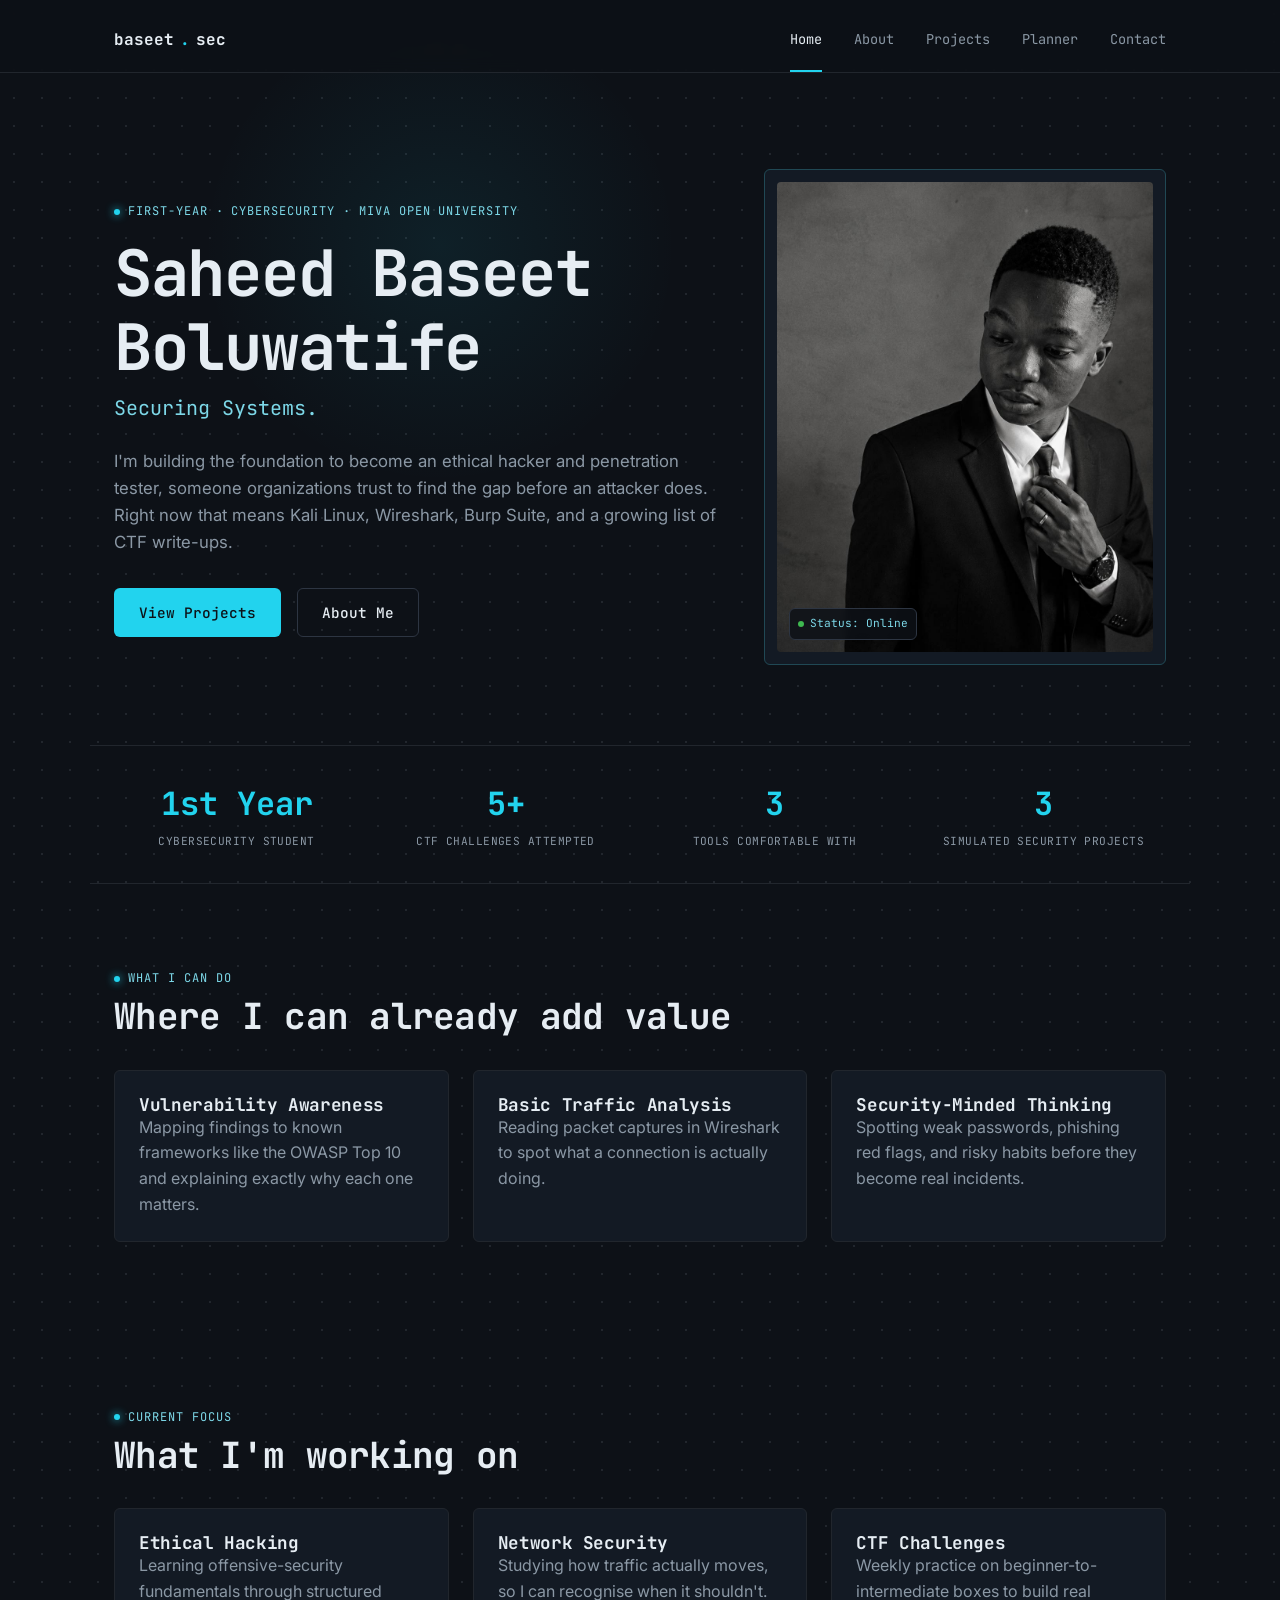
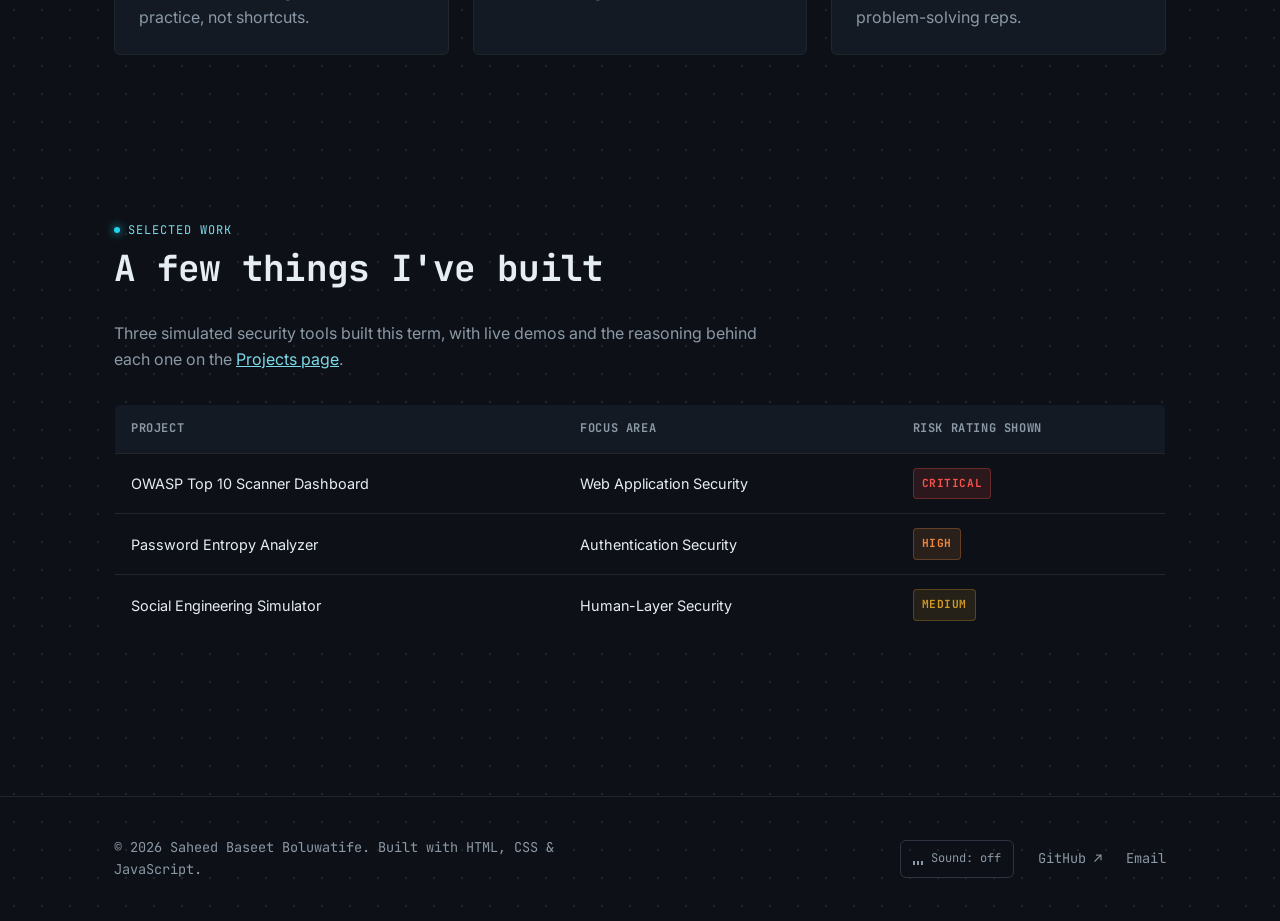
<file: index.html>
<!DOCTYPE html>
<html lang="en">
<head>
  <meta charset="UTF-8" />
  <meta name="viewport" content="width=device-width, initial-scale=1.0" />
  <title>Saheed Baseet Boluwatife | Securing Systems. Solving Problems.</title>
  <meta name="description" content="Personal academic portfolio of Saheed Baseet Boluwatife, first-year Cybersecurity student at MIVA Open University." />
  <meta property="og:title" content="Saheed Baseet Boluwatife | Securing Systems. Solving Problems." />
  <meta property="og:description" content="Personal academic portfolio of a first-year Cybersecurity student at MIVA Open University — ethical hacking, network security, and hands-on security projects." />
  <meta property="og:type" content="website" />
  <meta property="og:url" content="https://baseetsec.vercel.app/" />
  <meta name="twitter:card" content="summary" />
  <link rel="preconnect" href="https://fonts.googleapis.com" />
  <link rel="preconnect" href="https://fonts.gstatic.com" crossorigin />
  <link href="https://fonts.googleapis.com/css2?family=JetBrains+Mono:wght@400;500;700&family=Inter:wght@400;500;600&display=swap" rel="stylesheet" />
  <link rel="icon" type="image/svg+xml" href="favicon.svg" />
  <link rel="stylesheet" href="css/style.css" />
</head>
<body>

  <header class="site-header">
    <nav class="navbar container" aria-label="Primary">
      <a href="index.html" class="nav-brand">baseet<span class="brand-dot">.</span>sec</a>
      <button class="nav-toggle" aria-label="Toggle navigation menu" aria-expanded="false">
        <span></span><span></span><span></span>
      </button>
      <ul class="nav-links">
        <li><a href="index.html" aria-current="page">Home</a></li>
        <li><a href="about.html">About</a></li>
        <li><a href="projects.html">Projects</a></li>
        <li><a href="planner.html">Planner</a></li>
        <li><a href="contact.html">Contact</a></li>
      </ul>
    </nav>
  </header>

  <main>
    <!-- ============ HERO ============ -->
    <section class="hero container">
      <div class="hero-text">
        <p class="eyebrow">First-Year &middot; Cybersecurity &middot; MIVA Open University</p>
        <h1 class="hero-name">Saheed Baseet<br />Boluwatife</h1>
        <p class="hero-tagline" data-typing aria-live="polite"></p>
        <p class="hero-bio">
          I'm building the foundation to become an ethical hacker and penetration tester,
          someone organizations trust to find the gap before an attacker does. Right now
          that means Kali Linux, Wireshark, Burp Suite, and a growing list of CTF write-ups.
        </p>
        <div class="hero-actions">
          <a href="projects.html" class="btn btn-primary">View Projects</a>
          <a href="about.html" class="btn btn-outline">About Me</a>
        </div>
      </div>

      <div class="hero-photo-frame">
        <img src="assets/img/profile.jpg" alt="Portrait photo of Saheed Baseet Boluwatife" />
        <span class="photo-tag"><span class="dot"></span>Status: Online</span>
      </div>
    </section>

    <!-- ============ STATS STRIP ============ -->
    <section class="container reveal stats-strip">
      <div class="stat-item">
        <span class="stat-number">1st Year</span>
        <span class="stat-label">Cybersecurity Student</span>
      </div>
      <div class="stat-item">
        <span class="stat-number">5+</span>
        <span class="stat-label">CTF Challenges Attempted</span>
      </div>
      <div class="stat-item">
        <span class="stat-number">3</span>
        <span class="stat-label">Tools Comfortable With</span>
      </div>
      <div class="stat-item">
        <span class="stat-number">3</span>
        <span class="stat-label">Simulated Security Projects</span>
      </div>
    </section>

    <!-- ============ SERVICES ============ -->
    <section class="container reveal">
      <p class="eyebrow">What I Can Do</p>
      <h2>Where I can already add value</h2>
      <div class="services-grid">
        <div class="card">
          <h3>Vulnerability Awareness</h3>
          <p>Mapping findings to known frameworks like the OWASP Top 10 and explaining exactly why each one matters.</p>
        </div>
        <div class="card">
          <h3>Basic Traffic Analysis</h3>
          <p>Reading packet captures in Wireshark to spot what a connection is actually doing.</p>
        </div>
        <div class="card">
          <h3>Security-Minded Thinking</h3>
          <p>Spotting weak passwords, phishing red flags, and risky habits before they become real incidents.</p>
        </div>
      </div>
    </section>

    <!-- ============ QUICK STATS / FOCUS AREAS ============ -->
    <section class="container reveal">
      <p class="eyebrow">Current Focus</p>
      <h2>What I'm working on</h2>
      <div class="focus-grid">
        <div class="card">
          <h3>Ethical Hacking</h3>
          <p>Learning offensive-security fundamentals through structured practice, not shortcuts.</p>
        </div>
        <div class="card">
          <h3>Network Security</h3>
          <p>Studying how traffic actually moves, so I can recognise when it shouldn't.</p>
        </div>
        <div class="card">
          <h3>CTF Challenges</h3>
          <p>Weekly practice on beginner-to-intermediate boxes to build real problem-solving reps.</p>
        </div>
      </div>
    </section>

    <!-- ============ FEATURED PROJECTS PREVIEW ============ -->
    <section class="container reveal">
      <p class="eyebrow">Selected Work</p>
      <h2>A few things I've built</h2>
      <p style="margin-bottom: 32px;">
        Three simulated security tools built this term, with live demos and the reasoning
        behind each one on the <a href="projects.html" style="color: var(--accent-text); text-decoration: underline;">Projects page</a>.
      </p>
      <table class="preview-table">
        <caption class="sr-only">Summary of featured projects</caption>
        <thead>
          <tr>
            <th scope="col">Project</th>
            <th scope="col">Focus Area</th>
            <th scope="col">Risk Rating Shown</th>
          </tr>
        </thead>
        <tbody>
          <tr>
            <td>OWASP Top 10 Scanner Dashboard</td>
            <td>Web Application Security</td>
            <td><span class="severity-badge severity-critical">Critical</span></td>
          </tr>
          <tr>
            <td>Password Entropy Analyzer</td>
            <td>Authentication Security</td>
            <td><span class="severity-badge severity-high">High</span></td>
          </tr>
          <tr>
            <td>Social Engineering Simulator</td>
            <td>Human-Layer Security</td>
            <td><span class="severity-badge severity-medium">Medium</span></td>
          </tr>
        </tbody>
      </table>
    </section>
  </main>

  <footer class="site-footer">
    <div class="container footer-inner">
      <p class="footer-brand">&copy; 2026 Saheed Baseet Boluwatife. Built with HTML, CSS &amp; JavaScript.</p>
      <div class="footer-links">
        <button class="audio-toggle" data-audio-toggle type="button" aria-pressed="false">
          <span class="bars"><span></span><span></span><span></span></span>
          <span data-audio-label>Sound: off</span>
        </button>
        <a href="https://github.com/baseetsec" target="_blank" rel="noopener noreferrer">GitHub ↗</a>
        <a href="mailto:baseetboluwat@gmail.com">Email</a>
      </div>
    </div>
  </footer>

  <audio data-ambient-audio loop preload="none">
    <source src="assets/audio/ambient-terminal.mp3" type="audio/mpeg" />
  </audio>

  <script src="js/main.js"></script>
</body>
</html>
</file>
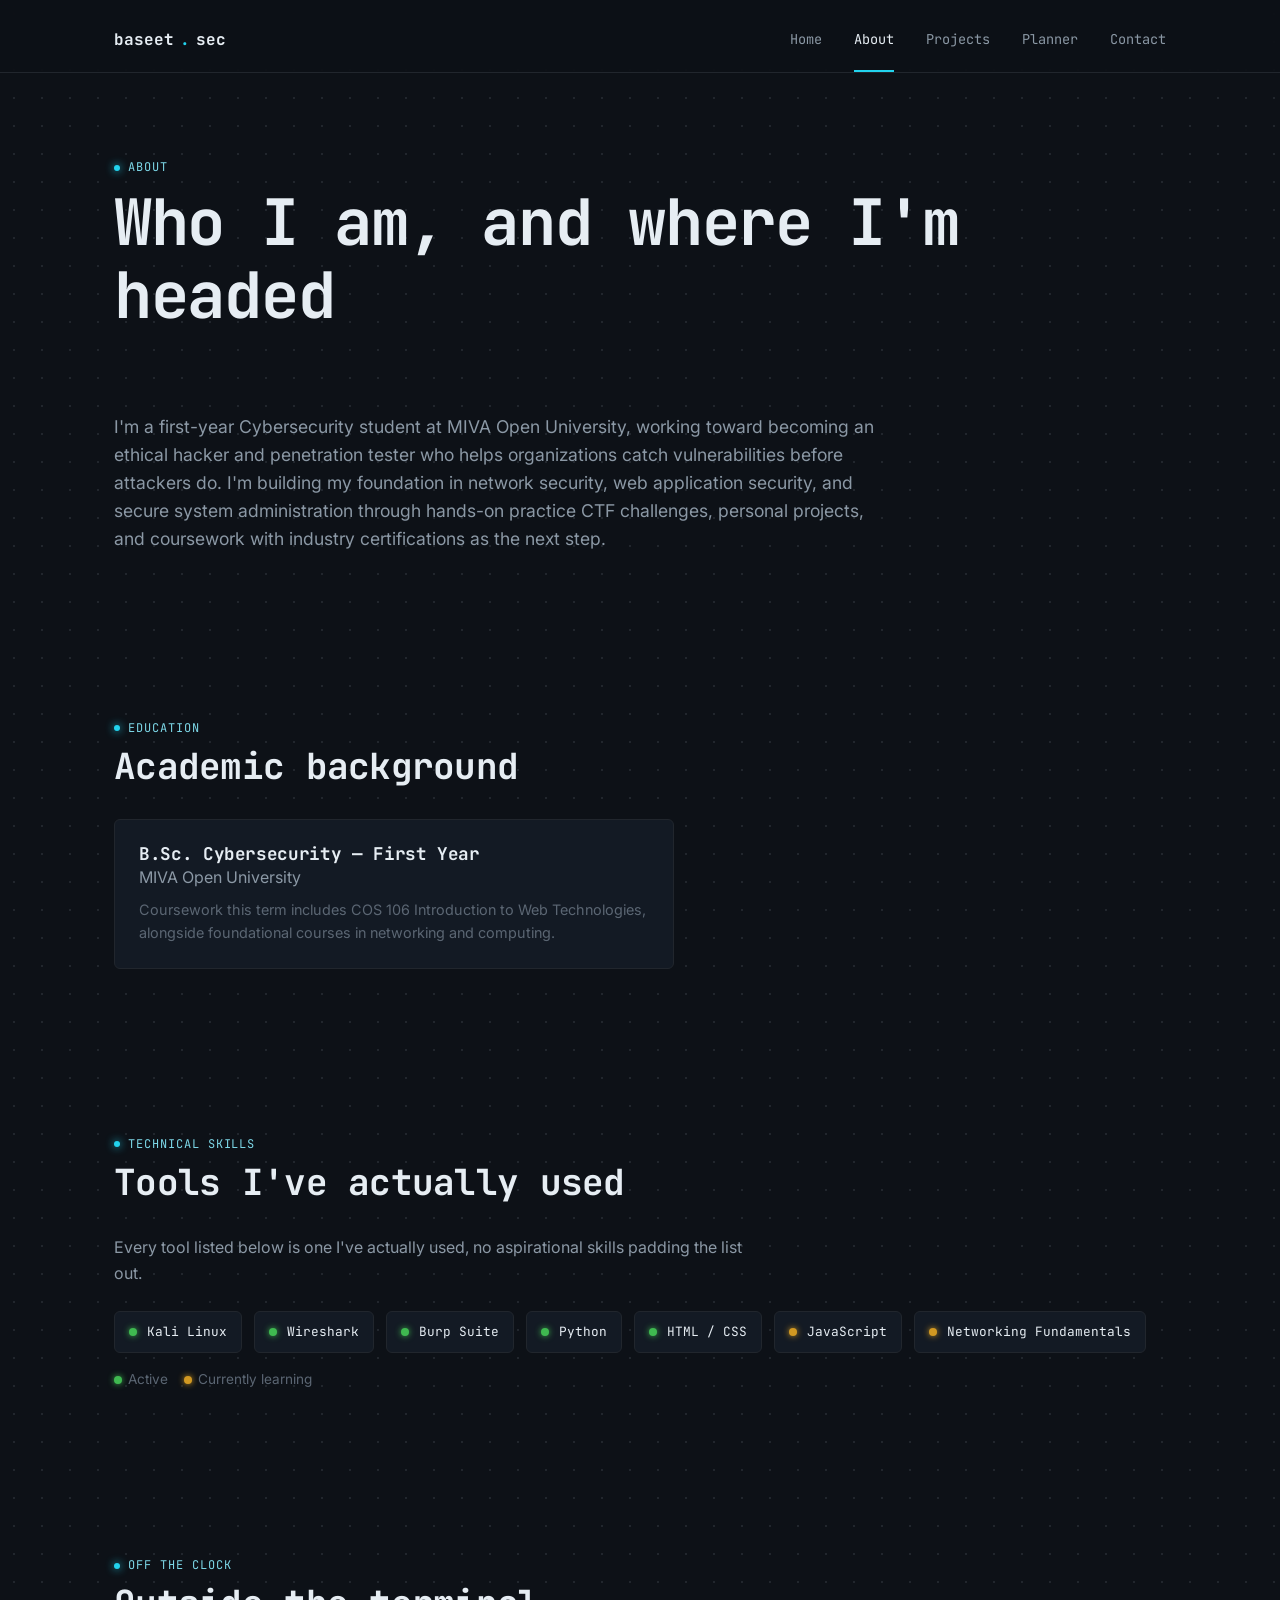
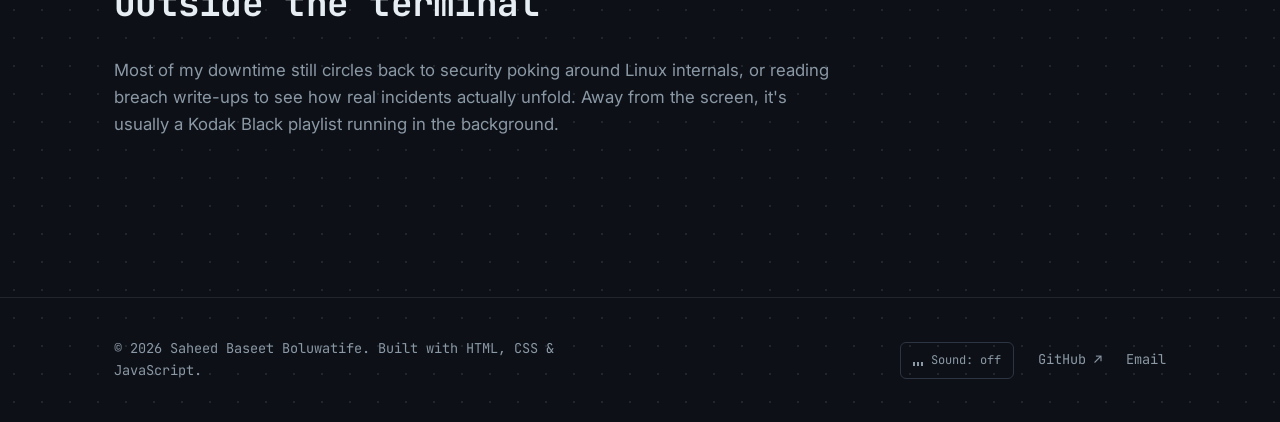
<file: about.html>
<!DOCTYPE html>
<html lang="en">
<head>
  <meta charset="UTF-8" />
  <meta name="viewport" content="width=device-width, initial-scale=1.0" />
  <title>About | Saheed Baseet Boluwatife</title>
  <meta name="description" content="Educational background, career goals, technical skills, and interests of Saheed Baseet Boluwatife." />
  <link rel="preconnect" href="https://fonts.googleapis.com" />
  <link rel="preconnect" href="https://fonts.gstatic.com" crossorigin />
  <link href="https://fonts.googleapis.com/css2?family=JetBrains+Mono:wght@400;500;700&family=Inter:wght@400;500;600&display=swap" rel="stylesheet" />
  <link rel="icon" type="image/svg+xml" href="favicon.svg" />
  <link rel="stylesheet" href="css/style.css" />
</head>
<body>

  <header class="site-header">
    <nav class="navbar container" aria-label="Primary">
      <a href="index.html" class="nav-brand">baseet<span class="brand-dot">.</span>sec</a>
      <button class="nav-toggle" aria-label="Toggle navigation menu" aria-expanded="false">
        <span></span><span></span><span></span>
      </button>
      <ul class="nav-links">
        <li><a href="index.html">Home</a></li>
        <li><a href="about.html" aria-current="page">About</a></li>
        <li><a href="projects.html">Projects</a></li>
        <li><a href="planner.html">Planner</a></li>
        <li><a href="contact.html">Contact</a></li>
      </ul>
    </nav>
  </header>

  <main>
    <!-- ============ PAGE HEADER ============ -->
    <section class="container reveal" style="padding-bottom: 0;">
      <p class="eyebrow">About</p>
      <h1>Who I am, and where I'm headed</h1>
    </section>

    <!-- ============ BIO ============ -->
    <section class="container reveal">
      <p style="font-size: 1.1rem; max-width: 70ch;">
        I'm a first-year Cybersecurity student at MIVA Open University, working toward becoming
        an ethical hacker and penetration tester who helps organizations catch vulnerabilities
        before attackers do. I'm building my foundation in network security, web application
        security, and secure system administration through hands-on practice CTF challenges,
        personal projects, and coursework with industry certifications as the next step.
      </p>
    </section>

    <!-- ============ EDUCATION ============ -->
    <section class="container reveal">
      <p class="eyebrow">Education</p>
      <h2>Academic background</h2>
      <div class="card" style="max-width: 560px;">
        <h3>B.Sc. Cybersecurity — First Year</h3>
        <p>MIVA Open University</p>
        <p style="margin-top: 8px; font-size: 0.9rem; color: var(--text-tertiary);">
          Coursework this term includes COS 106 Introduction to Web Technologies, alongside
          foundational courses in networking and computing.
        </p>
      </div>
    </section>

    <!-- ============ SKILLS ============ -->
    <section class="container reveal">
      <p class="eyebrow">Technical Skills</p>
      <h2>Tools I've actually used</h2>
     <p style="margin-bottom: 24px;">
        Every tool listed below is one I've actually used, no aspirational skills padding
        the list out.
      </p>
      <div class="skills-grid">
        <span class="status-chip"><span class="light light-active"></span>Kali Linux</span>
        <span class="status-chip"><span class="light light-active"></span>Wireshark</span>
        <span class="status-chip"><span class="light light-active"></span>Burp Suite</span>
        <span class="status-chip"><span class="light light-active"></span>Python</span>
        <span class="status-chip"><span class="light light-active"></span>HTML / CSS</span>
        <span class="status-chip"><span class="light light-learning"></span>JavaScript</span>
        <span class="status-chip"><span class="light light-learning"></span>Networking Fundamentals</span>
      </div>
      <p style="margin-top: 16px; font-size: 0.85rem; color: var(--text-tertiary);">
        <span class="light light-active" style="display:inline-block; width:8px; height:8px; border-radius:50%; margin-right:6px; vertical-align:middle;"></span>Active &nbsp;&nbsp;
        <span class="light light-learning" style="display:inline-block; width:8px; height:8px; border-radius:50%; margin-right:6px; vertical-align:middle;"></span>Currently learning
      </p>
    </section>

    <!-- ============ HOBBIES ============ -->
    <section class="container reveal">
      <p class="eyebrow">Off the Clock</p>
      <h2>Outside the terminal</h2>
      <p style="font-size: 1.05rem; max-width: 65ch;">
        Most of my downtime still circles back to security poking around
        Linux internals, or reading breach write-ups to see how real incidents actually
        unfold. Away from the screen, it's usually a Kodak Black playlist running in the
        background.
      </p>
    </section>
  </main>

  <footer class="site-footer">
    <div class="container footer-inner">
      <p class="footer-brand">&copy; 2026 Saheed Baseet Boluwatife. Built with HTML, CSS &amp; JavaScript.</p>
      <div class="footer-links">
        <button class="audio-toggle" data-audio-toggle type="button" aria-pressed="false">
          <span class="bars"><span></span><span></span><span></span></span>
          <span data-audio-label>Sound: off</span>
        </button>
        <a href="https://github.com/baseetsec" target="_blank" rel="noopener noreferrer">GitHub ↗</a>
        <a href="mailto:baseetboluwat@gmail.com">Email</a>
      </div>
    </div>
  </footer>

  <audio data-ambient-audio loop preload="none">
    <source src="assets/audio/ambient-terminal.mp3" type="audio/mpeg" />
  </audio>

  <script src="js/main.js"></script>
</body>
</html>
</file>
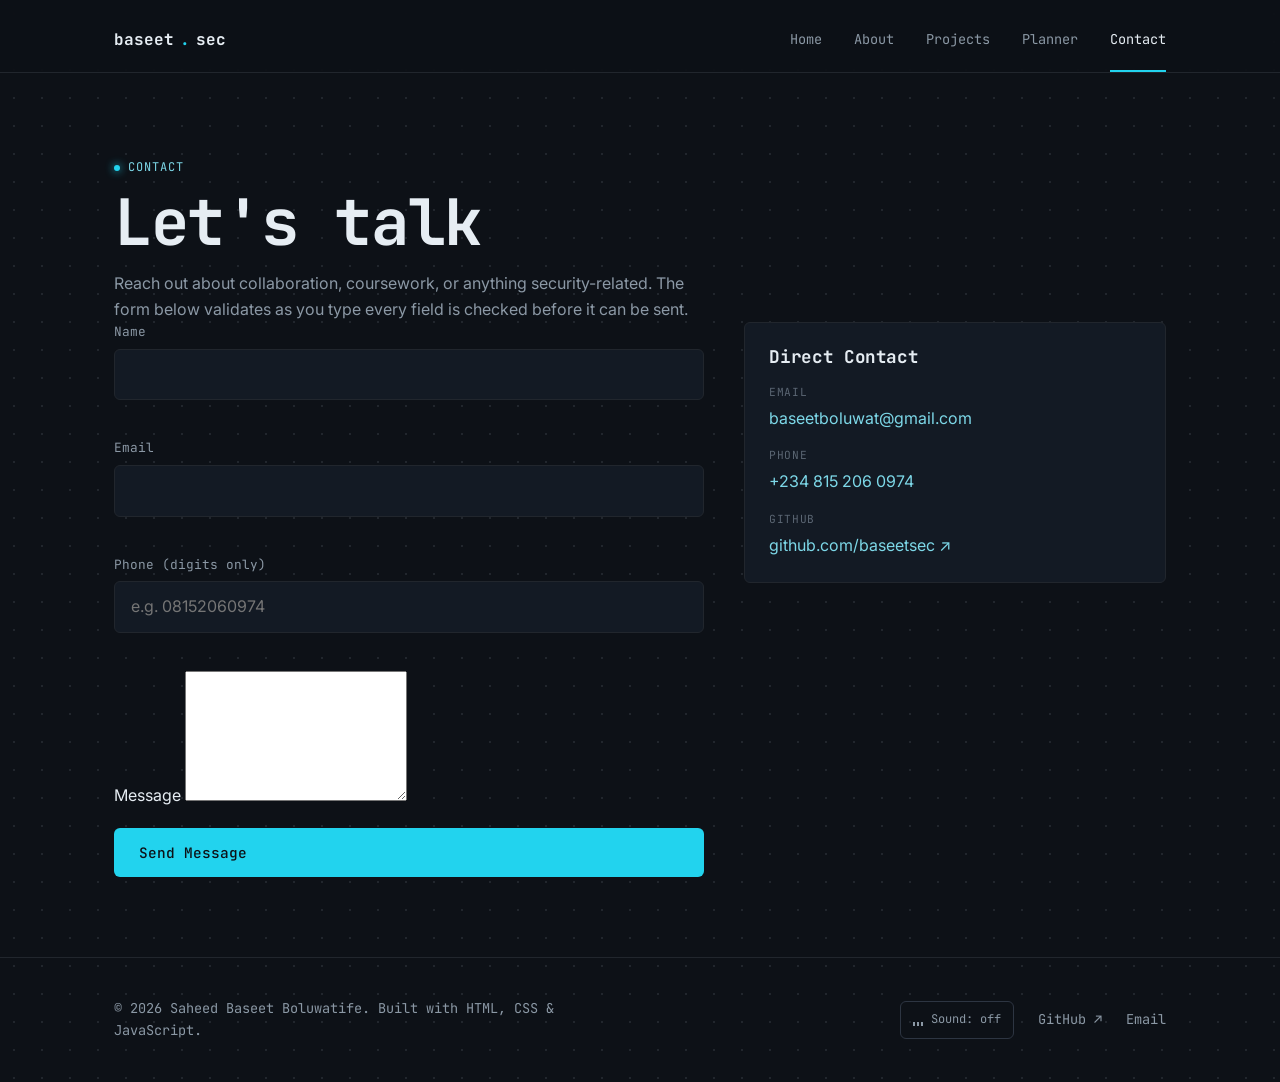
<file: contact.html>
<!DOCTYPE html>
<html lang="en">
<head>
  <meta charset="UTF-8" />
  <meta name="viewport" content="width=device-width, initial-scale=1.0" />
  <title>Contact | Saheed Baseet Boluwatife</title>
  <meta name="description" content="Get in touch with Saheed Baseet Boluwatife." />
  <link rel="preconnect" href="https://fonts.googleapis.com" />
  <link rel="preconnect" href="https://fonts.gstatic.com" crossorigin />
  <link href="https://fonts.googleapis.com/css2?family=JetBrains+Mono:wght@400;500;700&family=Inter:wght@400;500;600&display=swap" rel="stylesheet" />
  <link rel="icon" type="image/svg+xml" href="favicon.svg" />
  <link rel="stylesheet" href="css/style.css" />
</head>
<body>

  <header class="site-header">
    <nav class="navbar container" aria-label="Primary">
      <a href="index.html" class="nav-brand">baseet<span class="brand-dot">.</span>sec</a>
      <button class="nav-toggle" aria-label="Toggle navigation menu" aria-expanded="false">
        <span></span><span></span><span></span>
      </button>
      <ul class="nav-links">
        <li><a href="index.html">Home</a></li>
        <li><a href="about.html">About</a></li>
        <li><a href="projects.html">Projects</a></li>
        <li><a href="planner.html">Planner</a></li>
        <li><a href="contact.html" aria-current="page">Contact</a></li>
      </ul>
    </nav>
  </header>

  <main>
    <!-- ============ PAGE HEADER ============ -->
    <section class="container reveal" style="padding-bottom: 0;">
      <p class="eyebrow">Contact</p>
      <h1>Let's talk</h1>
      <p style="margin-top: 12px; max-width: 60ch;">
        Reach out about collaboration, coursework, or anything security-related. The form
        below validates as you type every field is checked before it can be sent.
      </p>
    </section>

    <div class="contact-grid container reveal">
      <!-- ============ FORM ============ -->
      <form
        class="contact-form"
        data-contact-form
        action="https://formspree.io/f/xaqrnaev"
        method="POST"
        novalidate
      >
        <p class="form-success" data-form-success hidden></p>

        <div class="form-field">
          <label for="name">Name</label>
          <input type="text" id="name" name="name" autocomplete="name" />
          <span class="form-error" data-error-for="name" role="alert"></span>
        </div>

        <div class="form-field">
          <label for="email">Email</label>
          <input type="email" id="email" name="email" autocomplete="email" />
          <span class="form-error" data-error-for="email" role="alert"></span>
        </div>

        <div class="form-field">
          <label for="phone">Phone (digits only)</label>
          <input type="tel" id="phone" name="phone" autocomplete="tel" placeholder="e.g. 08152060974" />
          <span class="form-error" data-error-for="phone" role="alert"></span>
        </div>

        <div class="form-fhttps://formspree.io/f/xaqrnaevield">
          <label for="message">Message</label>
          <textarea id="message" name="message" rows="5"></textarea>
          <span class="form-error" data-error-for="message" role="alert"></span>
        </div>

        <button type="submit" class="btn btn-primary">Send Message</button>
      </form>

      <!-- ============ DIRECT CONTACT ============ -->
      <aside class="contact-info">
        <div class="card">
          <h3>Direct Contact</h3>
          <ul class="contact-list">
            <li>
              <span class="contact-label">Email</span>
              <a href="mailto:baseetboluwat@gmail.com">baseetboluwat@gmail.com</a>
            </li>
            <li>
              <span class="contact-label">Phone</span>
              <a href="tel:+2348152060974">+234 815 206 0974</a>
            </li>
            <li>
              <span class="contact-label">GitHub</span>
              <a href="https://github.com/baseetsec" target="_blank" rel="noopener noreferrer">github.com/baseetsec ↗</a>
            </li>
          </ul>
        </div>
      </aside>
    </div>
  </main>

  <footer class="site-footer">
    <div class="container footer-inner">
      <p class="footer-brand">&copy; 2026 Saheed Baseet Boluwatife. Built with HTML, CSS &amp; JavaScript.</p>
      <div class="footer-links">
        <button class="audio-toggle" data-audio-toggle type="button" aria-pressed="false">
          <span class="bars"><span></span><span></span><span></span></span>
          <span data-audio-label>Sound: off</span>
        </button>
        <a href="https://github.com/baseetsec" target="_blank" rel="noopener noreferrer">GitHub ↗</a>
        <a href="mailto:baseetboluwat@gmail.com">Email</a>
      </div>
    </div>
  </footer>

  <audio data-ambient-audio loop preload="none">
    <source src="assets/audio/ambient-terminal.mp3" type="audio/mpeg" />
  </audio>

  <script src="js/main.js"></script>
  <script src="js/contact.js"></script>
</body>
</html>
</file>
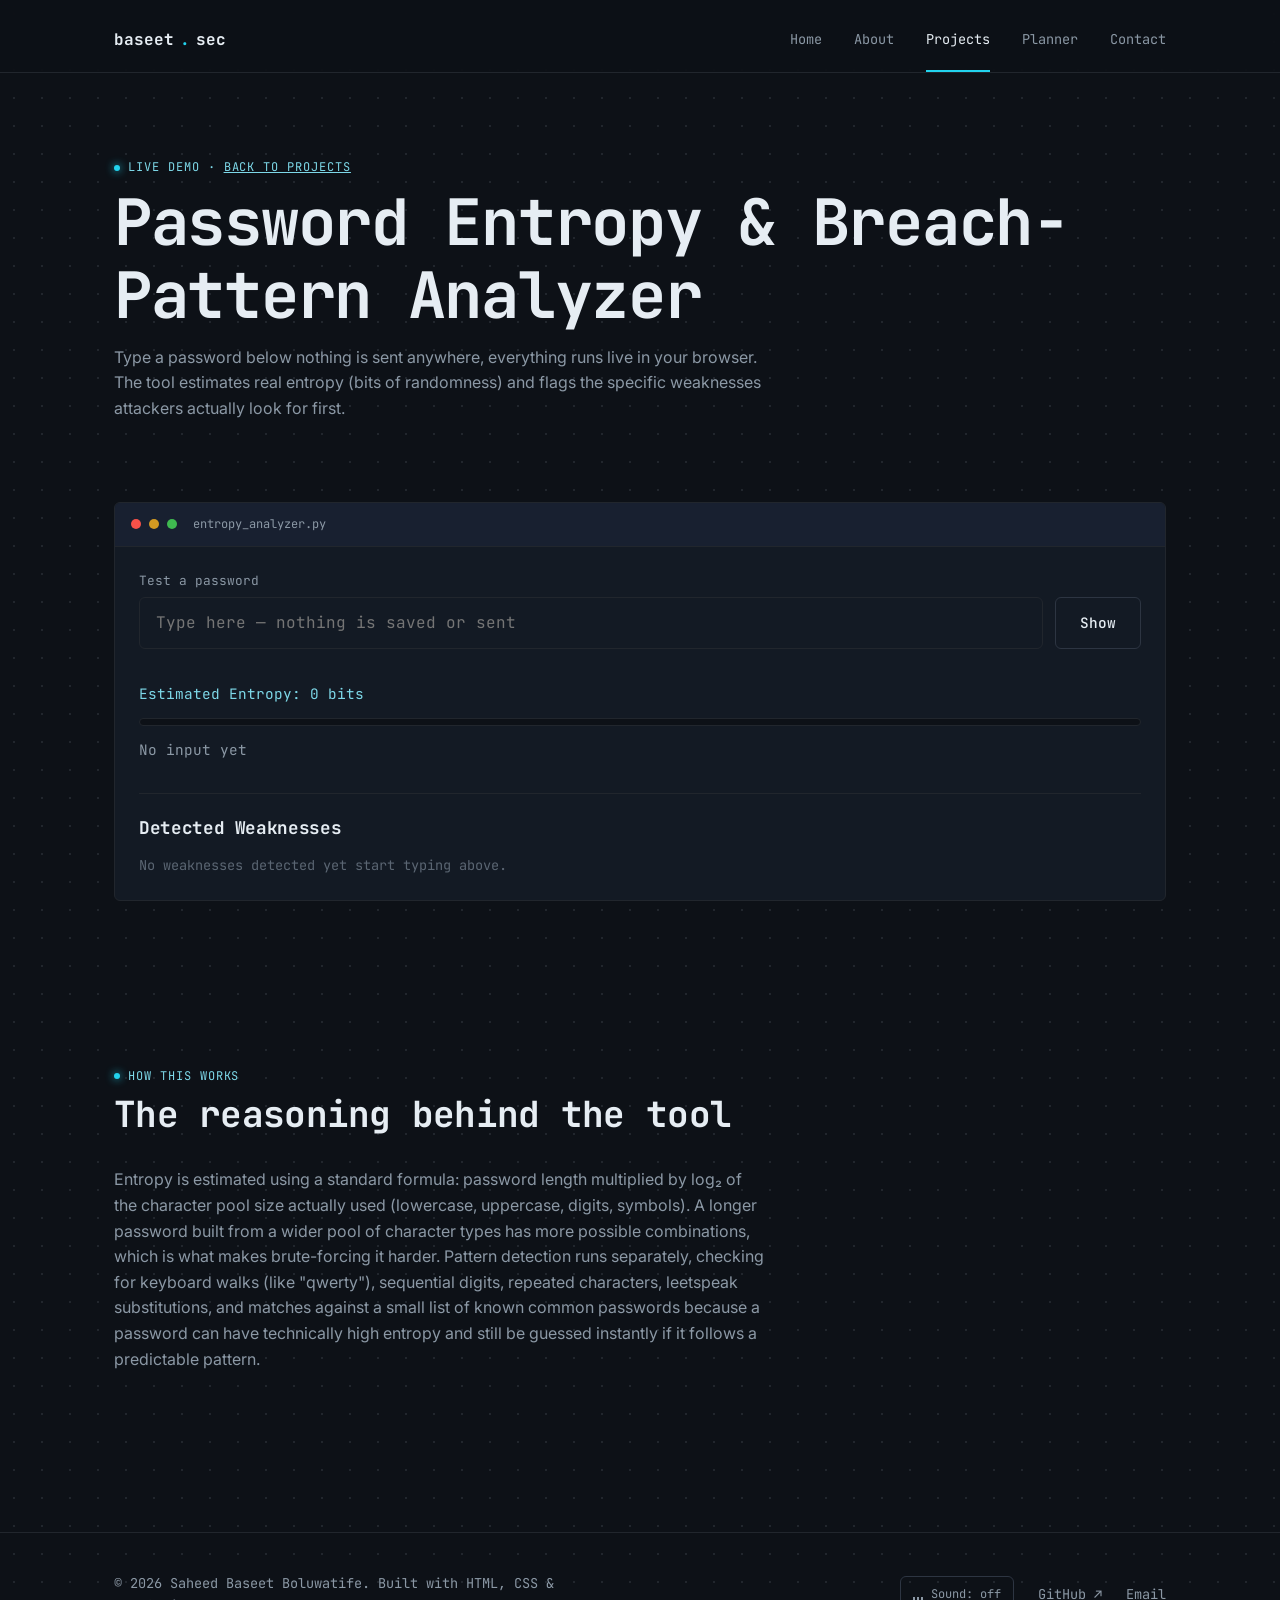
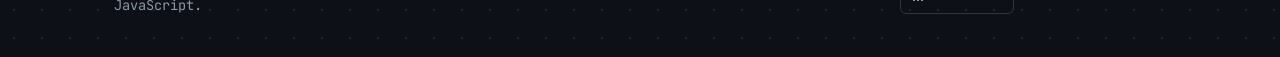
<file: entropy-analyzer.html>
<!DOCTYPE html>
<html lang="en">
<head>
  <meta charset="UTF-8" />
  <meta name="viewport" content="width=device-width, initial-scale=1.0" />
  <title>Password Entropy Analyzer | Saheed Baseet Boluwatife</title>
  <meta name="description" content="A live, working password entropy calculator and breach-pattern detector — a real demo of one of Saheed Baseet Boluwatife's security projects." />
  <link rel="preconnect" href="https://fonts.googleapis.com" />
  <link rel="preconnect" href="https://fonts.gstatic.com" crossorigin />
  <link href="https://fonts.googleapis.com/css2?family=JetBrains+Mono:wght@400;500;700&family=Inter:wght@400;500;600&display=swap" rel="stylesheet" />
  <link rel="icon" type="image/svg+xml" href="favicon.svg" />
  <link rel="stylesheet" href="css/style.css" />
</head>
<body>

  <header class="site-header">
    <nav class="navbar container" aria-label="Primary">
      <a href="index.html" class="nav-brand">baseet<span class="brand-dot">.</span>sec</a>
      <button class="nav-toggle" aria-label="Toggle navigation menu" aria-expanded="false">
        <span></span><span></span><span></span>
      </button>
      <ul class="nav-links">
        <li><a href="index.html">Home</a></li>
        <li><a href="about.html">About</a></li>
        <li><a href="projects.html" aria-current="page">Projects</a></li>
        <li><a href="planner.html">Planner</a></li>
        <li><a href="contact.html">Contact</a></li>
      </ul>
    </nav>
  </header>

  <main>
    <!-- ============ PAGE HEADER ============ -->
    <section class="container reveal" style="padding-bottom: 0;">
      <p class="eyebrow">Live Demo &middot; <a href="projects.html" style="color: var(--accent-text); text-decoration: underline;">Back to Projects</a></p>
      <h1>Password Entropy &amp; Breach-Pattern Analyzer</h1>
      <p style="margin-top: 12px; max-width: 65ch;">
        Type a password below nothing is sent anywhere, everything runs live in your
        browser. The tool estimates real entropy (bits of randomness) and flags the
        specific weaknesses attackers actually look for first.
      </p>
    </section>

    <!-- ============ ANALYZER ============ -->
    <section class="container reveal">
      <div class="console-panel">
        <div class="console-panel-header">
          <span class="console-dot console-dot-red"></span>
          <span class="console-dot console-dot-yellow"></span>
          <span class="console-dot console-dot-green"></span>
          <span class="console-title">entropy_analyzer.py</span>
        </div>

        <div class="analyzer-body">
          <div class="form-field">
            <label for="password-input">Test a password</label>
            <div class="password-input-row">
              <input
                type="password"
                id="password-input"
                data-password-input
                placeholder="Type here — nothing is saved or sent"
                autocomplete="off"
                spellcheck="false"
              />
              <button type="button" class="btn btn-outline" data-toggle-visibility aria-pressed="false">Show</button>
            </div>
          </div>

          <!-- Entropy readout -->
          <div class="entropy-readout">
            <div class="entropy-readout-header">
              <span class="progress-label">Estimated Entropy: <span data-entropy-value>0</span> bits</span>
            </div>
            <div class="progress-track">
              <div class="progress-fill entropy-fill" data-entropy-bar></div>
            </div>
            <p class="entropy-rating" data-entropy-rating>No input yet</p>
          </div>

          <!-- Findings -->
          <div class="findings-panel">
            <h3 style="margin-bottom: 16px;">Detected Weaknesses</h3>
            <p class="empty-state" data-findings-empty style="text-align: left; padding: 0;">
              No weaknesses detected yet start typing above.
            </p>
            <ul class="findings-list" data-findings-list></ul>
          </div>
        </div>
      </div>
    </section>

    <!-- ============ HOW IT WORKS ============ -->
    <section class="container reveal">
      <p class="eyebrow">How This Works</p>
      <h2>The reasoning behind the tool</h2>
      <p style="max-width: 65ch;">
        Entropy is estimated using a standard formula: password length multiplied by
        log&#8322; of the character pool size actually used (lowercase, uppercase, digits,
        symbols). A longer password built from a wider pool of character types has more
        possible combinations, which is what makes brute-forcing it harder. Pattern
        detection runs separately, checking for keyboard walks (like "qwerty"), sequential
        digits, repeated characters, leetspeak substitutions, and matches against a small
        list of known common passwords because a password can have technically high
        entropy and still be guessed instantly if it follows a predictable pattern.
      </p>
    </section>
  </main>

  <footer class="site-footer">
    <div class="container footer-inner">
      <p class="footer-brand">&copy; 2026 Saheed Baseet Boluwatife. Built with HTML, CSS &amp; JavaScript.</p>
      <div class="footer-links">
        <button class="audio-toggle" data-audio-toggle type="button" aria-pressed="false">
          <span class="bars"><span></span><span></span><span></span></span>
          <span data-audio-label>Sound: off</span>
        </button>
        <a href="https://github.com/baseetsec" target="_blank" rel="noopener noreferrer">GitHub ↗</a>
        <a href="mailto:baseetboluwat@gmail.com">Email</a>
      </div>
    </div>
  </footer>

  <audio data-ambient-audio loop preload="none">
    <source src="assets/audio/ambient-terminal.mp3" type="audio/mpeg" />
  </audio>

  <script src="js/main.js"></script>
  <script src="js/entropy.js"></script>
</body>
</html>
</file>
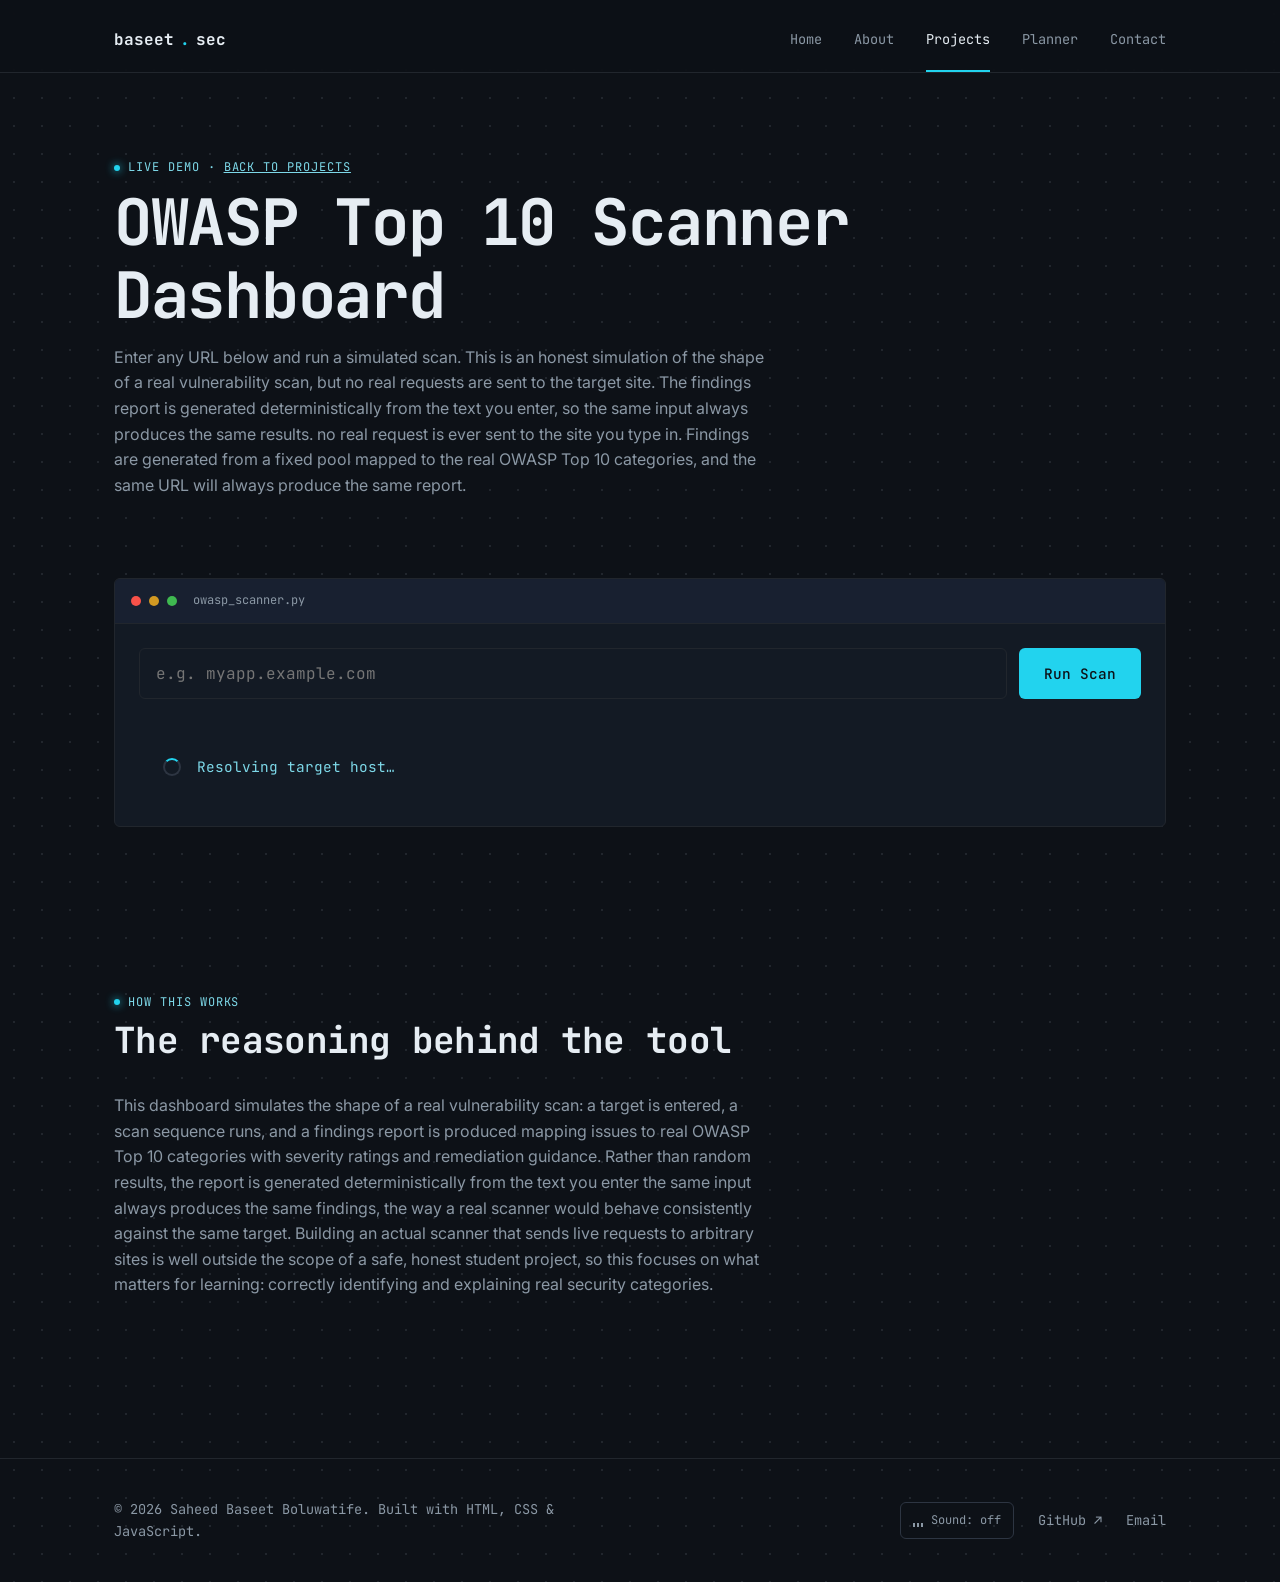
<file: owasp-scanner.html>
<!DOCTYPE html>
<html lang="en">
<head>
  <meta charset="UTF-8" />
  <meta name="viewport" content="width=device-width, initial-scale=1.0" />
  <title>OWASP Top 10 Scanner Dashboard | Saheed Baseet Boluwatife</title>
  <meta name="description" content="A live, working simulated OWASP Top 10 vulnerability scanner dashboard — a real demo of one of Saheed Baseet Boluwatife's security projects." />
  <link rel="preconnect" href="https://fonts.googleapis.com" />
  <link rel="preconnect" href="https://fonts.gstatic.com" crossorigin />
  <link href="https://fonts.googleapis.com/css2?family=JetBrains+Mono:wght@400;500;700&family=Inter:wght@400;500;600&display=swap" rel="stylesheet" />
  <link rel="icon" type="image/svg+xml" href="favicon.svg" />
  <link rel="stylesheet" href="css/style.css" />
</head>
<body>

  <header class="site-header">
    <nav class="navbar container" aria-label="Primary">
      <a href="index.html" class="nav-brand">baseet<span class="brand-dot">.</span>sec</a>
      <button class="nav-toggle" aria-label="Toggle navigation menu" aria-expanded="false">
        <span></span><span></span><span></span>
      </button>
      <ul class="nav-links">
        <li><a href="index.html">Home</a></li>
        <li><a href="about.html">About</a></li>
        <li><a href="projects.html" aria-current="page">Projects</a></li>
        <li><a href="planner.html">Planner</a></li>
        <li><a href="contact.html">Contact</a></li>
      </ul>
    </nav>
  </header>

  <main>
    <!-- ============ PAGE HEADER ============ -->
    <section class="container reveal" style="padding-bottom: 0;">
      <p class="eyebrow">Live Demo &middot; <a href="projects.html" style="color: var(--accent-text); text-decoration: underline;">Back to Projects</a></p>
      <h1>OWASP Top 10 Scanner Dashboard</h1>
      <p style="margin-top: 12px; max-width: 65ch;">
        Enter any URL below and run a simulated scan. This is an honest simulation of the shape of a real vulnerability scan, but no real requests are sent to the target site. The findings report is generated deterministically from the text you enter, so the same input always produces the same results.
        no real request is ever sent to the site you type in. Findings are generated
        from a fixed pool mapped to the real OWASP Top 10 categories, and the same URL
        will always produce the same report.
      </p>
    </section>

    <!-- ============ SCANNER ============ -->
    <section class="container reveal">
      <div class="console-panel">
        <div class="console-panel-header">
          <span class="console-dot console-dot-red"></span>
          <span class="console-dot console-dot-yellow"></span>
          <span class="console-dot console-dot-green"></span>
          <span class="console-title">owasp_scanner.py</span>
        </div>

        <div class="analyzer-body">
          <form class="password-input-row" data-scan-form>
            <label for="scan-input" class="sr-only">Target URL</label>
            <input
              type="text"
              id="scan-input"
              data-scan-input
              placeholder="e.g. myapp.example.com"
              autocomplete="off"
              spellcheck="false"
              required
            />
            <button type="submit" class="btn btn-primary" data-scan-button>Run Scan</button>
          </form>

          <!-- Scan in progress -->
          <div class="scan-status" data-scan-status hidden>
            <div class="scan-status-spinner" aria-hidden="true"></div>
            <span data-scan-status-text>Resolving target host…</span>
          </div>

          <!-- Report -->
          <div class="scan-report" data-scan-report hidden>
            <div class="scan-summary" data-scan-summary></div>

            <div class="findings-panel">
              <h3 style="margin-bottom: 16px;">Findings</h3>
              <p class="empty-state" data-scan-empty style="text-align: left; padding: 0;" hidden>
                No findings to display.
              </p>
              <ul class="scan-findings-list" data-scan-findings></ul>
            </div>
          </div>
        </div>
      </div>
    </section>

    <!-- ============ HOW IT WORKS ============ -->
    <section class="container reveal">
      <p class="eyebrow">How This Works</p>
      <h2>The reasoning behind the tool</h2>
      <p style="max-width: 65ch;">
        This dashboard simulates the shape of a real vulnerability scan: a target is
        entered, a scan sequence runs, and a findings report is produced mapping issues
        to real OWASP Top 10 categories with severity ratings and remediation guidance.
        Rather than random results, the report is generated deterministically from the
        text you enter the same input always produces the same findings, the way a
        real scanner would behave consistently against the same target. Building an
        actual scanner that sends live requests to arbitrary sites is well outside the
        scope of a safe, honest student project, so this focuses on what matters for
        learning: correctly identifying and explaining real security categories.
      </p>
    </section>
  </main>

  <footer class="site-footer">
    <div class="container footer-inner">
      <p class="footer-brand">&copy; 2026 Saheed Baseet Boluwatife. Built with HTML, CSS &amp; JavaScript.</p>
      <div class="footer-links">
        <button class="audio-toggle" data-audio-toggle type="button" aria-pressed="false">
          <span class="bars"><span></span><span></span><span></span></span>
          <span data-audio-label>Sound: off</span>
        </button>
        <a href="https://github.com/baseetsec" target="_blank" rel="noopener noreferrer">GitHub ↗</a>
        <a href="mailto:baseetboluwat@gmail.com">Email</a>
      </div>
    </div>
  </footer>

  <audio data-ambient-audio loop preload="none">
    <source src="assets/audio/ambient-terminal.mp3" type="audio/mpeg" />
  </audio>

  <script src="js/main.js"></script>
  <script src="js/owasp-scanner.js"></script>
</body>
</html>
</file>
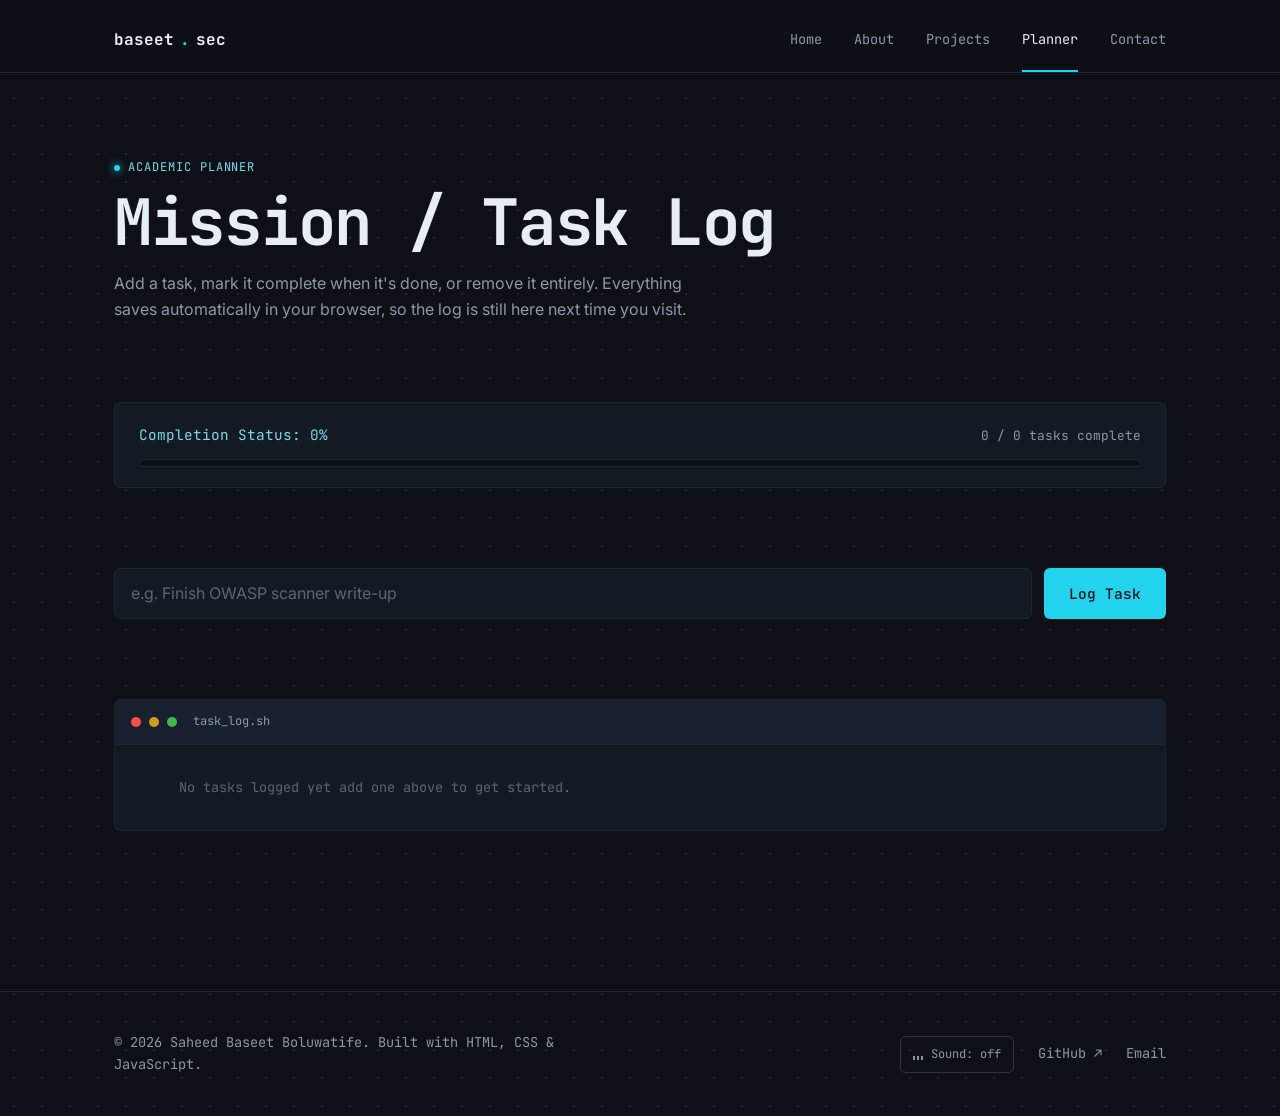
<file: planner.html>
<!DOCTYPE html>
<html lang="en">
<head>
  <meta charset="UTF-8" />
  <meta name="viewport" content="width=device-width, initial-scale=1.0" />
  <title>Planner | Saheed Baseet Boluwatife</title>
  <meta name="description" content="Interactive academic task planner for Saheed Baseet Boluwatife — add, complete, and delete tasks." />
  <link rel="preconnect" href="https://fonts.googleapis.com" />
  <link rel="preconnect" href="https://fonts.gstatic.com" crossorigin />
  <link href="https://fonts.googleapis.com/css2?family=JetBrains+Mono:wght@400;500;700&family=Inter:wght@400;500;600&display=swap" rel="stylesheet" />
  <link rel="icon" type="image/svg+xml" href="favicon.svg" />
  <link rel="stylesheet" href="css/style.css" />
</head>
<body>

  <header class="site-header">
    <nav class="navbar container" aria-label="Primary">
      <a href="index.html" class="nav-brand">baseet<span class="brand-dot">.</span>sec</a>
      <button class="nav-toggle" aria-label="Toggle navigation menu" aria-expanded="false">
        <span></span><span></span><span></span>
      </button>
      <ul class="nav-links">
        <li><a href="index.html">Home</a></li>
        <li><a href="about.html">About</a></li>
        <li><a href="projects.html">Projects</a></li>
        <li><a href="planner.html" aria-current="page">Planner</a></li>
        <li><a href="contact.html">Contact</a></li>
      </ul>
    </nav>
  </header>

  <main>
    <!-- ============ PAGE HEADER ============ -->
    <section class="container reveal" style="padding-bottom: 0;">
      <p class="eyebrow">Academic Planner</p>
      <h1>Mission / Task Log</h1>
      <p style="margin-top: 12px; max-width: 60ch;">
        Add a task, mark it complete when it's done, or remove it entirely. Everything saves
        automatically in your browser, so the log is still here next time you visit.
      </p>
    </section>

    <!-- ============ PROGRESS ============ -->
    <section class="container reveal" style="padding-bottom: 0;">
      <div class="progress-panel">
        <div class="progress-panel-header">
          <span data-progress-label class="progress-label">Completion Status: 0%</span>
          <span data-task-count class="progress-count">0 / 0 tasks complete</span>
        </div>
        <div class="progress-track" role="progressbar" aria-valuemin="0" aria-valuemax="100" aria-valuenow="0" aria-label="Task completion status">
          <div class="progress-fill" data-progress-bar></div>
        </div>
      </div>
    </section>

    <!-- ============ ADD TASK ============ -->
    <section class="container reveal" style="padding-bottom: 0;">
      <form class="task-form" data-task-form>
        <label for="task-input" class="sr-only">New task description</label>
        <input
          type="text"
          id="task-input"
          data-task-input
          placeholder="e.g. Finish OWASP scanner write-up"
          autocomplete="off"
          required
        />
        <button type="submit" class="btn btn-primary">Log Task</button>
      </form>
    </section>

    <!-- ============ TASK LIST ============ -->
    <section class="container reveal">
      <div class="console-panel">
        <div class="console-panel-header">
          <span class="console-dot console-dot-red"></span>
          <span class="console-dot console-dot-yellow"></span>
          <span class="console-dot console-dot-green"></span>
          <span class="console-title">task_log.sh</span>
        </div>
        <ul class="task-list" data-task-list></ul>
        <p class="empty-state" data-empty-state>No tasks logged yet add one above to get started.</p>
      </div>
    </section>
  </main>

  <footer class="site-footer">
    <div class="container footer-inner">
      <p class="footer-brand">&copy; 2026 Saheed Baseet Boluwatife. Built with HTML, CSS &amp; JavaScript.</p>
      <div class="footer-links">
        <button class="audio-toggle" data-audio-toggle type="button" aria-pressed="false">
          <span class="bars"><span></span><span></span><span></span></span>
          <span data-audio-label>Sound: off</span>
        </button>
        <a href="https://github.com/baseetsec" target="_blank" rel="noopener noreferrer">GitHub ↗</a>
        <a href="mailto:baseetboluwat@gmail.com">Email</a>
      </div>
    </div>
  </footer>

  <audio data-ambient-audio loop preload="none">
    <source src="assets/audio/ambient-terminal.mp3" type="audio/mpeg" />
  </audio>

  <script src="js/main.js"></script>
  <script src="js/planner.js"></script>
</body>
</html>
</file>
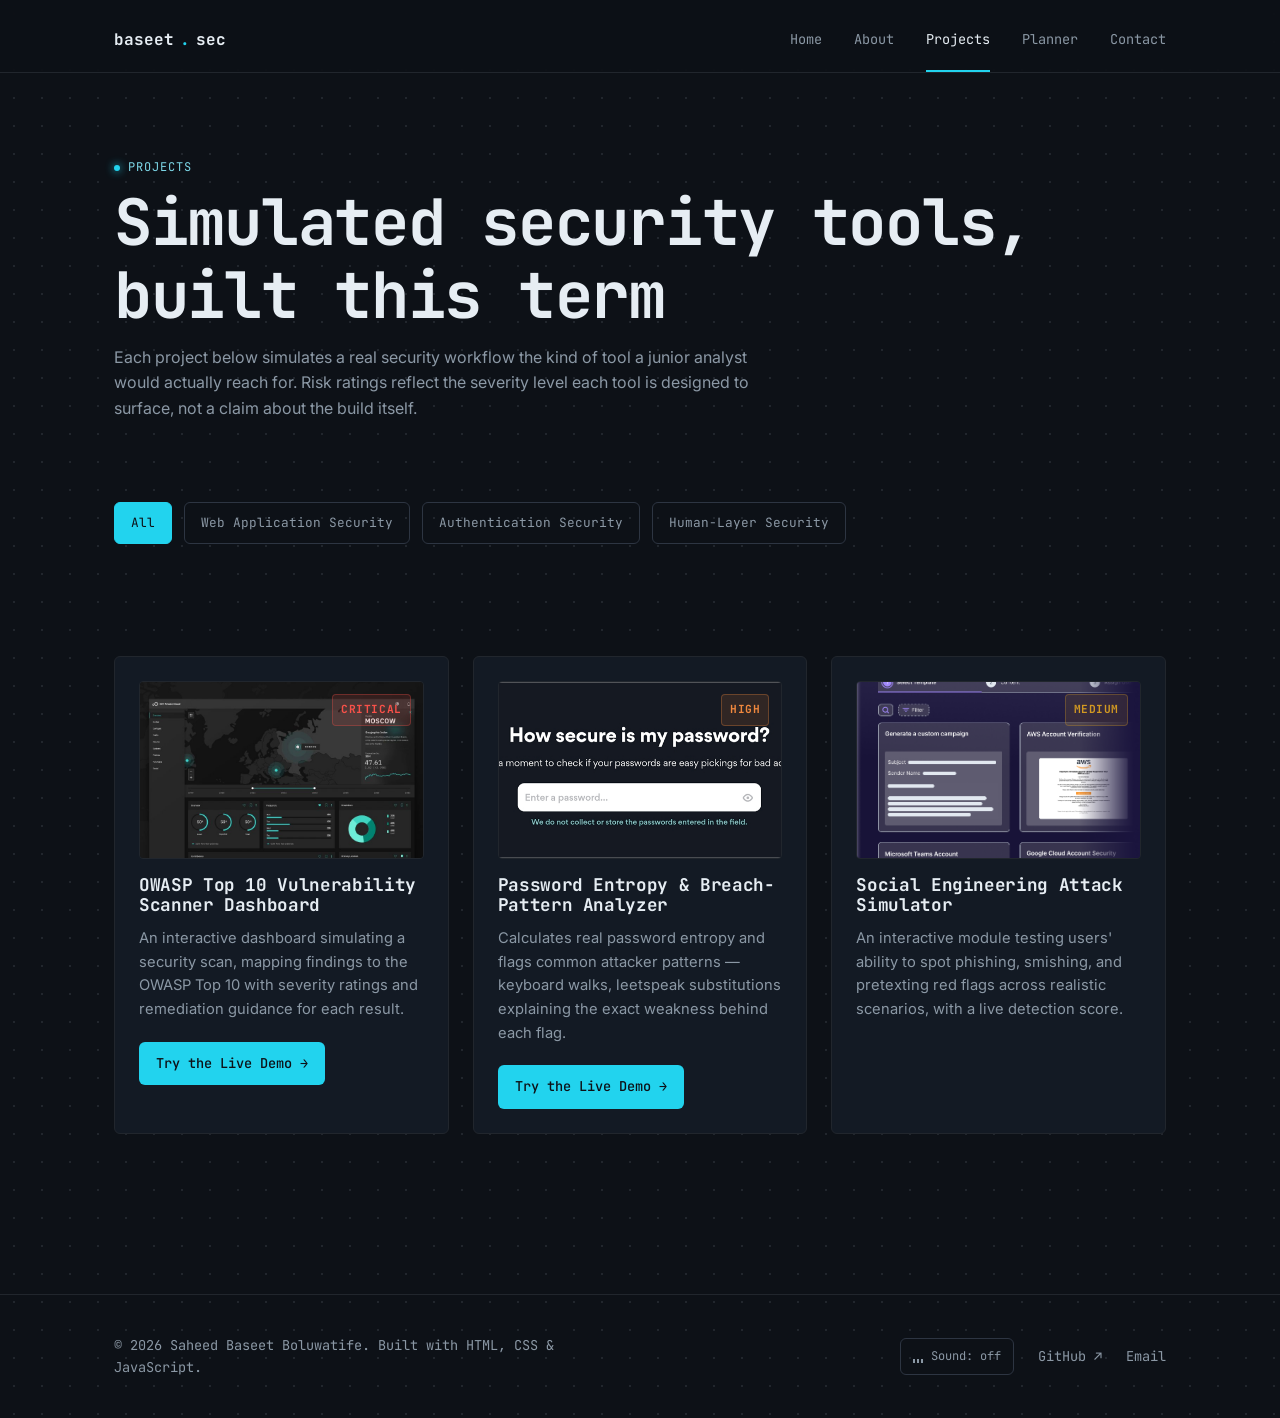
<file: projects.html>
<!DOCTYPE html>
<html lang="en">
<head>
  <meta charset="UTF-8" />
  <meta name="viewport" content="width=device-width, initial-scale=1.0" />
  <title>Projects | Saheed Baseet Boluwatife</title>
  <meta name="description" content="Security-focused projects by Saheed Baseet Boluwatife, including an OWASP Top 10 scanner dashboard, a password entropy analyzer, and a social engineering simulator." />
  <link rel="preconnect" href="https://fonts.googleapis.com" />
  <link rel="preconnect" href="https://fonts.gstatic.com" crossorigin />
  <link href="https://fonts.googleapis.com/css2?family=JetBrains+Mono:wght@400;500;700&family=Inter:wght@400;500;600&display=swap" rel="stylesheet" />
  <link rel="icon" type="image/svg+xml" href="favicon.svg" />
  <link rel="stylesheet" href="css/style.css" />
</head>
<body>

  <header class="site-header">
    <nav class="navbar container" aria-label="Primary">
      <a href="index.html" class="nav-brand">baseet<span class="brand-dot">.</span>sec</a>
      <button class="nav-toggle" aria-label="Toggle navigation menu" aria-expanded="false">
        <span></span><span></span><span></span>
      </button>
      <ul class="nav-links">
        <li><a href="index.html">Home</a></li>
        <li><a href="about.html">About</a></li>
        <li><a href="projects.html" aria-current="page">Projects</a></li>
        <li><a href="planner.html">Planner</a></li>
        <li><a href="contact.html">Contact</a></li>
      </ul>
    </nav>
  </header>

  <main>
    <!-- ============ PAGE HEADER ============ -->
    <section class="container reveal" style="padding-bottom: 0;">
      <p class="eyebrow">Projects</p>
      <h1>Simulated security tools, built this term</h1>
      <p style="margin-top: 12px; max-width: 65ch;">
        Each project below simulates a real security workflow the kind of tool a junior
        analyst would actually reach for. Risk ratings reflect the severity level each tool
        is designed to surface, not a claim about the build itself.
      </p>
    </section>

    <!-- ============ FILTER BAR ============ -->
    <section class="container reveal" style="padding-bottom: 0;">
      <div class="filter-bar" role="group" aria-label="Filter projects by focus area">
        <button class="filter-btn is-active" data-filter="all" type="button">All</button>
        <button class="filter-btn" data-filter="web" type="button">Web Application Security</button>
        <button class="filter-btn" data-filter="auth" type="button">Authentication Security</button>
        <button class="filter-btn" data-filter="human" type="button">Human-Layer Security</button>
      </div>
    </section>

    <!-- ============ PROJECT GRID ============ -->
    <section class="container reveal">
      <div class="project-grid">

        <!-- Project 1 -->
        <article class="card project-card" data-category="web">
          <div class="project-thumb" data-thumb>
            <img data-thumb-img src="assets/img/project-owasp.jpg" alt="Screenshot of the OWASP Top 10 Vulnerability Scanner Dashboard interface" />
            <div class="project-thumb-fallback" data-thumb-fallback hidden>Screenshot coming soon</div>
            <span class="severity-badge severity-critical project-badge">Critical</span>
          </div>
          <h3>OWASP Top 10 Vulnerability Scanner Dashboard</h3>
          <p>
            An interactive dashboard simulating a security scan, mapping findings to the OWASP
            Top 10 with severity ratings and remediation guidance for each result.
          </p>
          <a href="owasp-scanner.html" class="btn btn-primary project-link">
            Try the Live Demo →
          </a>
        </article>

        <!-- Project 2 -->

        <!-- Project 2 -->
        <article class="card project-card" data-category="auth">
          <div class="project-thumb" data-thumb>
            <img data-thumb-img src="assets/img/project-entropy.jpg" alt="Screenshot of the Password Entropy and Breach-Pattern Analyzer interface" />
            <div class="project-thumb-fallback" data-thumb-fallback hidden>Screenshot coming soon</div>
            <span class="severity-badge severity-high project-badge">High</span>
          </div>
          <h3>Password Entropy &amp; Breach-Pattern Analyzer</h3>
          <p>
            Calculates real password entropy and flags common attacker patterns — keyboard
            walks, leetspeak substitutions explaining the exact weakness behind each flag.
          </p>
          <a href="entropy-analyzer.html" class="btn btn-primary project-link">
            Try the Live Demo →
          </a>
        </article>

        <!-- Project 3 -->
        <article class="card project-card" data-category="human">
          <div class="project-thumb" data-thumb>
            <img data-thumb-img src="assets/img/project-socialeng.jpg" alt="Screenshot of the Social Engineering Attack Simulator interface" />
            <div class="project-thumb-fallback" data-thumb-fallback hidden>Screenshot coming soon</div>
            <span class="severity-badge severity-medium project-badge">Medium</span>
          </div>
         <h3>Social Engineering Attack Simulator</h3>
          <p>
            An interactive module testing users' ability to spot phishing, smishing, and
            pretexting red flags across realistic scenarios, with a live detection score.
          </p>
        </article>

      </div>
    </section>
  </main>

  <footer class="site-footer">
    <div class="container footer-inner">
      <p class="footer-brand">&copy; 2026 Saheed Baseet Boluwatife. Built with HTML, CSS &amp; JavaScript.</p>
      <div class="footer-links">
        <button class="audio-toggle" data-audio-toggle type="button" aria-pressed="false">
          <span class="bars"><span></span><span></span><span></span></span>
          <span data-audio-label>Sound: off</span>
        </button>
        <a href="https://github.com/baseetsec" target="_blank" rel="noopener noreferrer">GitHub ↗</a>
        <a href="mailto:baseetboluwat@gmail.com">Email</a>
      </div>
    </div>
  </footer>

  <audio data-ambient-audio loop preload="none">
    <source src="assets/audio/ambient-terminal.mp3" type="audio/mpeg" />
  </audio>

  <script src="js/main.js"></script>
  <script src="js/projects.js"></script>
</body>
</html>
</file>
<file: css/style.css>
/* ==========================================================================
   COS 106 Term Project — Saheed Baseet Boluwatife
   Design system: SOC-analyst dashboard aesthetic
   One 8px spacing unit, one radius, one transition curve — used everywhere.
   ========================================================================== */

/* ---------- Reset ---------- */
*,
*::before,
*::after {
  box-sizing: border-box;
  margin: 0;
  padding: 0;
}

html {
  scroll-behavior: smooth;
  overflow-x: hidden;
}

@media (prefers-reduced-motion: reduce) {
  html {
    scroll-behavior: auto;
  }
  *,
  *::before,
  *::after {
    animation-duration: 0.01ms !important;
    animation-iteration-count: 1 !important;
    transition-duration: 0.01ms !important;
    scroll-behavior: auto !important;
  }
}

img {
  max-width: 100%;
  display: block;
}

a {
  color: inherit;
  text-decoration: none;
}

ul {
  list-style: none;
}

button {
  font: inherit;
  cursor: pointer;
  border: none;
  background: none;
}

input,
textarea {
  font: inherit;
}

/* ---------- Design tokens ---------- */
:root {
  --bg-primary: #0d1117;
  --bg-elevated: #131a24;
  --bg-elevated-hover: #182030;

  --accent: #22d3ee;
  --accent-dim: rgba(34, 211, 238, 0.2);
  --accent-faint: rgba(34, 211, 238, 0.08);
  --accent-text: #7dd8e8;

  --text-primary: #e6edf3;
  --text-secondary: #8b98a5;
  --text-tertiary: #5b6673;

  --severity-critical: #f85149;
  --severity-critical-bg: rgba(248, 81, 73, 0.12);
  --severity-high: #f0883e;
  --severity-high-bg: rgba(240, 136, 62, 0.12);
  --severity-medium: #d29922;
  --severity-medium-bg: rgba(210, 153, 34, 0.12);

  --border: #21262d;
  --border-hover: #2d3542;
  --radius: 6px;
  --unit: 8px;
  --transition: 200ms ease;

  --font-mono: 'JetBrains Mono', 'Space Mono', monospace;
  --font-sans: 'Inter', -apple-system, BlinkMacSystemFont, sans-serif;

  --max-width: 1100px;
}

/* ---------- Base ---------- */
body {
  background-color: var(--bg-primary);
  color: var(--text-primary);
  font-family: var(--font-sans);
  line-height: 1.6;
  min-height: 100vh;
  overflow-x: hidden;
  background-image: radial-gradient(var(--border) 1px, transparent 1px);
  background-size: 28px 28px;
}

a:focus-visible,
button:focus-visible,
input:focus-visible,
textarea:focus-visible {
  outline: 2px solid var(--accent);
  outline-offset: 2px;
  border-radius: 2px;
}

h1,
h2,
h3 {
  font-family: var(--font-mono);
  font-weight: 700;
  line-height: 1.15;
  letter-spacing: -0.02em;
}

h1 {
  font-size: clamp(2.5rem, 6vw, 4rem);
}

h2 {
  font-size: clamp(1.6rem, 3.5vw, 2.25rem);
  margin-bottom: calc(var(--unit) * 4);
}

h3 {
  font-size: 1.1rem;
}

p {
  color: var(--text-secondary);
  max-width: 65ch;
}

.container {
  max-width: var(--max-width);
  margin-inline: auto;
  padding-inline: calc(var(--unit) * 3);
}

section {
  padding-block: calc(var(--unit) * 10);
}

.eyebrow {
  font-family: var(--font-mono);
  font-size: 0.75rem;
  color: var(--accent-text);
  letter-spacing: 0.08em;
  text-transform: uppercase;
  display: inline-flex;
  align-items: center;
  gap: var(--unit);
  margin-bottom: var(--unit);
}

.eyebrow::before {
  content: '';
  width: 6px;
  height: 6px;
  border-radius: 50%;
  background: var(--accent);
  box-shadow: 0 0 8px var(--accent);
}

/* ---------- Buttons ---------- */
.btn {
  display: inline-flex;
  align-items: center;
  gap: var(--unit);
  font-family: var(--font-mono);
  font-size: 0.9rem;
  font-weight: 500;
  padding: calc(var(--unit) * 1.5) calc(var(--unit) * 3);
  border-radius: var(--radius);
  transition: all var(--transition);
  border: 1px solid transparent;
}

.btn-primary {
  background: var(--accent);
  color: var(--bg-primary);
}

.btn-primary:hover {
  box-shadow: 0 0 28px var(--accent-dim);
  transform: translateY(-2px) scale(1.02);
}

.btn-outline {
  border-color: var(--border-hover);
  color: var(--text-primary);
}

.btn-outline:hover {
  border-color: var(--accent);
  color: var(--accent-text);
  transform: translateY(-2px);
}

/* ---------- Nav ---------- */
.site-header {
  position: sticky;
  top: 0;
  z-index: 100;
  background: rgba(13, 17, 23, 0.85);
  backdrop-filter: blur(8px);
  border-bottom: 1px solid var(--border);
}

.navbar {
  display: flex;
  align-items: center;
  justify-content: space-between;
  padding-block: var(--unit) calc(var(--unit) * -1);
  height: calc(var(--unit) * 9);
}

.nav-brand {
  font-family: var(--font-mono);
  font-weight: 700;
  font-size: 1rem;
  color: var(--text-primary);
  display: flex;
  align-items: center;
  gap: calc(var(--unit) * 0.75);
}

.nav-brand .brand-dot {
  color: var(--accent);
}

.nav-toggle {
  display: none;
  flex-direction: column;
  gap: 5px;
  padding: var(--unit);
}

.nav-toggle span {
  width: 22px;
  height: 2px;
  background: var(--text-primary);
  transition: transform var(--transition), opacity var(--transition);
}

.nav-toggle[aria-expanded="true"] span:nth-child(1) {
  transform: translateY(7px) rotate(45deg);
}

.nav-toggle[aria-expanded="true"] span:nth-child(2) {
  opacity: 0;
}

.nav-toggle[aria-expanded="true"] span:nth-child(3) {
  transform: translateY(-7px) rotate(-45deg);
}

.nav-links {
  display: flex;
  gap: calc(var(--unit) * 4);
  font-family: var(--font-mono);
  font-size: 0.85rem;
}

.nav-links a {
  position: relative;
  padding-block: calc(var(--unit) * 3);
  color: var(--text-secondary);
  transition: color var(--transition);
}

.nav-links a::after {
  content: '';
  position: absolute;
  left: 0;
  bottom: 0;
  width: 100%;
  height: 2px;
  background: var(--accent);
  transform: scaleX(0);
  transform-origin: left;
  transition: transform var(--transition);
}

.nav-links a:hover,
.nav-links a[aria-current="page"] {
  color: var(--text-primary);
}

.nav-links a:hover::after,
.nav-links a[aria-current="page"]::after {
  transform: scaleX(1);
}

/* ---------- Hero ---------- */
.hero {
  position: relative;
  padding-block: calc(var(--unit) * 12) calc(var(--unit) * 10);
  display: grid;
  grid-template-columns: 1.2fr 0.8fr;
  gap: calc(var(--unit) * 6);
  align-items: center;
  overflow: visible;
}

.hero::before {
  content: '';
  position: absolute;
  top: -10%;
  left: 10%;
  width: 480px;
  height: 480px;
  background: radial-gradient(circle, var(--accent-faint) 0%, transparent 70%);
  pointer-events: none;
  z-index: -1;
}

.hero-text .eyebrow {
  margin-bottom: calc(var(--unit) * 2);
}

.hero-name {
  margin-bottom: var(--unit);
}

.hero-tagline {
  font-family: var(--font-mono);
  color: var(--accent-text);
  font-size: clamp(1rem, 2vw, 1.25rem);
  margin-bottom: calc(var(--unit) * 3);
  min-height: 1.5em;
}

.hero-tagline .cursor {
  display: inline-block;
  width: 0.55ch;
  background: var(--accent);
  margin-left: 2px;
  animation: blink 1s step-end infinite;
}

@keyframes blink {
  0%, 50% { opacity: 1; }
  51%, 100% { opacity: 0; }
}

.hero-bio {
  margin-bottom: calc(var(--unit) * 4);
  font-size: 1.05rem;
}

.hero-actions {
  display: flex;
  gap: calc(var(--unit) * 2);
  flex-wrap: wrap;
}

.hero-photo-frame {
  position: relative;
  border: 1px solid var(--border);
  border-radius: var(--radius);
  padding: calc(var(--unit) * 1.5);
  background: var(--bg-elevated);
  transition: transform var(--transition);
}

.hero-photo-frame:hover {
  transform: translateY(-4px);
}

.hero-photo-frame img {
  border-radius: calc(var(--radius) - 2px);
  aspect-ratio: 4 / 5;
  object-fit: cover;
  width: 100%;
}

.hero-photo-frame::before {
  content: '';
  position: absolute;
  inset: -1px;
  border-radius: var(--radius);
  border: 1px solid var(--accent-dim);
  pointer-events: none;
}

.photo-tag {
  position: absolute;
  bottom: calc(var(--unit) * 3);
  left: calc(var(--unit) * 3);
  background: rgba(13, 17, 23, 0.85);
  backdrop-filter: blur(4px);
  border: 1px solid var(--border-hover);
  border-radius: var(--radius);
  padding: calc(var(--unit) * 0.75) var(--unit);
  font-family: var(--font-mono);
  font-size: 0.7rem;
  color: var(--accent-text);
  display: flex;
  align-items: center;
  gap: calc(var(--unit) * 0.75);
}

.photo-tag .dot {
  width: 6px;
  height: 6px;
  border-radius: 50%;
  background: #3fb950;
}

/* ---------- Utility ---------- */
.sr-only {
  position: absolute;
  width: 1px;
  height: 1px;
  padding: 0;
  margin: -1px;
  overflow: hidden;
  clip: rect(0, 0, 0, 0);
  white-space: nowrap;
  border: 0;
}

/* ---------- Stats strip ---------- */
.stats-strip {
  display: grid;
  grid-template-columns: repeat(auto-fit, minmax(150px, 1fr));
  gap: calc(var(--unit) * 3);
  padding-block: calc(var(--unit) * 4) !important;
  border-top: 1px solid var(--border);
  border-bottom: 1px solid var(--border);
}

.stat-item {
  display: flex;
  flex-direction: column;
  gap: calc(var(--unit) * 0.5);
  text-align: center;
}

.stat-number {
  font-family: var(--font-mono);
  font-size: clamp(1.5rem, 3vw, 2rem);
  font-weight: 700;
  color: var(--accent);
}

.stat-label {
  font-family: var(--font-mono);
  font-size: 0.7rem;
  color: var(--text-secondary);
  text-transform: uppercase;
  letter-spacing: 0.04em;
}

/* ---------- Grids ---------- */
.focus-grid,
.services-grid {
  display: grid;
  grid-template-columns: repeat(auto-fit, minmax(220px, 1fr));
  gap: calc(var(--unit) * 3);
}

/* ---------- Tables (homepage preview + planner log) ---------- */
.preview-table {
  width: 100%;
  border-collapse: collapse;
  font-size: 0.9rem;
  border: 1px solid var(--border);
  border-radius: var(--radius);
  overflow: hidden;
}

.preview-table th,
.preview-table td {
  text-align: left;
  padding: calc(var(--unit) * 1.75) calc(var(--unit) * 2);
  border-bottom: 1px solid var(--border);
}

.preview-table th {
  font-family: var(--font-mono);
  font-size: 0.75rem;
  text-transform: uppercase;
  letter-spacing: 0.05em;
  color: var(--text-secondary);
  background: var(--bg-elevated);
}

.preview-table tbody tr {
  background: var(--bg-primary);
  transition: background var(--transition);
}

.preview-table tbody tr:hover {
  background: var(--bg-elevated);
}

.preview-table tbody tr:last-child td {
  border-bottom: none;
}

@media (max-width: 640px) {
  .preview-table {
    font-size: 0.8rem;
  }
  .preview-table th,
  .preview-table td {
    padding: var(--unit) calc(var(--unit) * 1.25);
  }
}

/* ---------- Cards ---------- */
.card {
  background: var(--bg-elevated);
  border: 1px solid var(--border);
  border-radius: var(--radius);
  padding: calc(var(--unit) * 3);
  transition: border-color var(--transition), transform var(--transition), box-shadow var(--transition);
}

.card:hover {
  border-color: var(--accent);
  transform: translateY(-5px);
  box-shadow: 0 14px 32px rgba(0, 0, 0, 0.45), 0 0 0 1px var(--accent-dim);
}

.skills-grid {
  display: flex;
  flex-wrap: wrap;
  gap: calc(var(--unit) * 1.5);
}

/* ---------- Entropy analyzer page ---------- */
.analyzer-body {
  padding: calc(var(--unit) * 3);
  display: flex;
  flex-direction: column;
  gap: calc(var(--unit) * 4);
}

.password-input-row {
  display: flex;
  gap: calc(var(--unit) * 1.5);
}

.password-input-row input {
  flex: 1;
  background: var(--bg-elevated);
  border: 1px solid var(--border);
  border-radius: var(--radius);
  padding: calc(var(--unit) * 1.5) calc(var(--unit) * 2);
  color: var(--text-primary);
  font-family: var(--font-mono);
  transition: border-color var(--transition);
}

.password-input-row input:focus {
  border-color: var(--accent);
}

.entropy-readout-header {
  margin-bottom: calc(var(--unit) * 1.5);
}

.entropy-rating {
  margin-top: calc(var(--unit) * 1.5);
  font-family: var(--font-mono);
  font-size: 0.9rem;
  color: var(--text-secondary);
}

.entropy-rating.severity-critical { color: var(--severity-critical); }
.entropy-rating.severity-high { color: var(--severity-high); }
.entropy-rating.severity-medium { color: var(--severity-medium); }

.entropy-fill.severity-critical { background: var(--severity-critical); box-shadow: 0 0 10px rgba(248, 81, 73, 0.4); }
.entropy-fill.severity-high { background: var(--severity-high); box-shadow: 0 0 10px rgba(240, 136, 62, 0.4); }
.entropy-fill.severity-medium { background: var(--severity-medium); box-shadow: 0 0 10px rgba(210, 153, 34, 0.4); }

.findings-panel {
  border-top: 1px solid var(--border);
  padding-top: calc(var(--unit) * 3);
}

.findings-list {
  display: flex;
  flex-direction: column;
  gap: calc(var(--unit) * 2);
}

.finding-row {
  display: flex;
  gap: calc(var(--unit) * 2);
  align-items: flex-start;
  padding: calc(var(--unit) * 2);
  background: var(--bg-elevated-hover);
  border: 1px solid var(--border);
  border-radius: var(--radius);
}

.finding-row strong {
  display: block;
  font-family: var(--font-mono);
  font-size: 0.9rem;
  color: var(--text-primary);
  margin-bottom: calc(var(--unit) * 0.5);
}

.finding-row p {
  font-size: 0.85rem;
  margin: 0;
}

@media (max-width: 560px) {
  .password-input-row {
    flex-direction: column;
  }
}
/* ---------- OWASP scanner page ---------- */
.scan-status {
  display: flex;
  align-items: center;
  gap: calc(var(--unit) * 2);
  padding: calc(var(--unit) * 3);
  font-family: var(--font-mono);
  font-size: 0.9rem;
  color: var(--accent-text);
}

.scan-status-spinner {
  width: 18px;
  height: 18px;
  border: 2px solid var(--border-hover);
  border-top-color: var(--accent);
  border-radius: 50%;
  animation: spin 0.8s linear infinite;
  flex-shrink: 0;
}

@keyframes spin {
  to { transform: rotate(360deg); }
}

.scan-summary {
  display: grid;
  grid-template-columns: repeat(auto-fit, minmax(120px, 1fr));
  gap: calc(var(--unit) * 2);
  margin-bottom: calc(var(--unit) * 4);
  padding-bottom: calc(var(--unit) * 3);
  border-bottom: 1px solid var(--border);
}

.scan-summary-item {
  display: flex;
  flex-direction: column;
  gap: calc(var(--unit) * 0.5);
  text-align: center;
  background: var(--bg-elevated-hover);
  border: 1px solid var(--border);
  border-radius: var(--radius);
  padding: calc(var(--unit) * 2);
}

.scan-summary-value {
  font-family: var(--font-mono);
  font-size: 1.25rem;
  font-weight: 700;
  color: var(--text-primary);
  word-break: break-word;
}

.severity-text-critical { color: var(--severity-critical); }
.severity-text-high { color: var(--severity-high); }
.severity-text-medium { color: var(--severity-medium); }

.scan-summary-label {
  font-family: var(--font-mono);
  font-size: 0.7rem;
  color: var(--text-secondary);
  text-transform: uppercase;
  letter-spacing: 0.04em;
}

.scan-findings-list {
  display: flex;
  flex-direction: column;
  gap: calc(var(--unit) * 2.5);
}

.scan-finding-row {
  padding: calc(var(--unit) * 2.5);
  background: var(--bg-elevated-hover);
  border: 1px solid var(--border);
  border-radius: var(--radius);
}

.scan-finding-header {
  display: flex;
  align-items: center;
  gap: calc(var(--unit) * 1.5);
  margin-bottom: calc(var(--unit) * 1.5);
  flex-wrap: wrap;
}

.scan-finding-category {
  font-family: var(--font-mono);
  font-size: 0.75rem;
  color: var(--accent-text);
}

.scan-finding-title {
  font-size: 1rem;
  margin-bottom: calc(var(--unit) * 1);
}

.scan-finding-detail {
  font-size: 0.9rem;
  margin-bottom: calc(var(--unit) * 1.5);
}

.scan-finding-remediation {
  font-size: 0.85rem;
  color: var(--text-primary);
  background: var(--bg-primary);
  border-left: 2px solid var(--accent);
  padding: calc(var(--unit) * 1.25) calc(var(--unit) * 1.5);
  border-radius: 0 4px 4px 0;
}

.scan-finding-remediation strong {
  color: var(--accent-text);
}
/* ---------- Contact page ---------- */
.contact-grid {
  display: grid;
  grid-template-columns: 1.4fr 1fr;
  gap: calc(var(--unit) * 5);
  align-items: start;
}

.contact-form {
  display: flex;
  flex-direction: column;
  gap: calc(var(--unit) * 2.5);
}

.form-field {
  display: flex;
  flex-direction: column;
  gap: calc(var(--unit) * 0.75);
}

.form-field label {
  font-family: var(--font-mono);
  font-size: 0.8rem;
  color: var(--text-secondary);
}

.form-field input,
.form-field textarea {
  background: var(--bg-elevated);
  border: 1px solid var(--border);
  border-radius: var(--radius);
  padding: calc(var(--unit) * 1.5) calc(var(--unit) * 2);
  color: var(--text-primary);
  resize: vertical;
  transition: border-color var(--transition);
}

.form-field input:focus,
.form-field textarea:focus {
  border-color: var(--accent);
}

.form-field input.has-error,
.form-field textarea.has-error {
  border-color: var(--severity-critical);
}

.form-error {
  font-family: var(--font-mono);
  font-size: 0.75rem;
  color: var(--severity-critical);
  min-height: 1em;
}

.form-success {
  font-family: var(--font-mono);
  font-size: 0.85rem;
  color: #3fb950;
  background: rgba(63, 185, 80, 0.1);
  border: 1px solid rgba(63, 185, 80, 0.3);
  border-radius: var(--radius);
  padding: calc(var(--unit) * 1.5) calc(var(--unit) * 2);
}

.contact-list {
  display: flex;
  flex-direction: column;
  gap: calc(var(--unit) * 2);
  margin-top: calc(var(--unit) * 2);
}

.contact-list li {
  display: flex;
  flex-direction: column;
  gap: calc(var(--unit) * 0.5);
}

.contact-label {
  font-family: var(--font-mono);
  font-size: 0.7rem;
  text-transform: uppercase;
  letter-spacing: 0.05em;
  color: var(--text-tertiary);
}

.contact-list a {
  color: var(--accent-text);
  transition: color var(--transition);
}

.contact-list a:hover {
  color: var(--accent);
  text-decoration: underline;
}

@media (max-width: 860px) {
  .contact-grid {
    grid-template-columns: 1fr;
  }
}

/* ---------- Progress panel ---------- */
.progress-panel {
  border: 1px solid var(--border);
  border-radius: var(--radius);
  background: var(--bg-elevated);
  padding: calc(var(--unit) * 2.5) calc(var(--unit) * 3);
}

.progress-panel-header {
  display: flex;
  justify-content: space-between;
  align-items: baseline;
  flex-wrap: wrap;
  gap: var(--unit);
  margin-bottom: calc(var(--unit) * 1.5);
}

.progress-label {
  font-family: var(--font-mono);
  font-size: 0.9rem;
  color: var(--accent-text);
}

.progress-count {
  font-family: var(--font-mono);
  font-size: 0.8rem;
  color: var(--text-secondary);
}

.progress-track {
  width: 100%;
  height: 8px;
  border-radius: 999px;
  background: var(--bg-primary);
  border: 1px solid var(--border);
  overflow: hidden;
}

.progress-fill {
  height: 100%;
  width: 0%;
  background: var(--accent);
  box-shadow: 0 0 10px var(--accent-dim);
  transition: width 300ms ease;
}

/* ---------- Task-add form ---------- */
.task-form {
  display: flex;
  gap: calc(var(--unit) * 1.5);
  flex-wrap: wrap;
}

.task-form input {
  flex: 1;
  min-width: 220px;
  background: var(--bg-elevated);
  border: 1px solid var(--border);
  border-radius: var(--radius);
  padding: calc(var(--unit) * 1.5) calc(var(--unit) * 2);
  color: var(--text-primary);
  transition: border-color var(--transition);
}

.task-form input:focus {
  border-color: var(--accent);
}

.task-form input::placeholder {
  color: var(--text-tertiary);
}

/* ---------- Console panel ---------- */
.console-panel {
  border: 1px solid var(--border);
  border-radius: var(--radius);
  background: var(--bg-elevated);
  overflow: hidden;
}

.console-panel-header {
  display: flex;
  align-items: center;
  gap: calc(var(--unit) * 1);
  padding: calc(var(--unit) * 1.5) calc(var(--unit) * 2);
  border-bottom: 1px solid var(--border);
  background: var(--bg-elevated-hover);
}

.console-dot {
  width: 10px;
  height: 10px;
  border-radius: 50%;
}

.console-dot-red { background: var(--severity-critical); }
.console-dot-yellow { background: var(--severity-medium); }
.console-dot-green { background: #3fb950; }

.console-title {
  font-family: var(--font-mono);
  font-size: 0.75rem;
  color: var(--text-secondary);
  margin-left: var(--unit);
}

.task-list {
  display: flex;
  flex-direction: column;
}

.task-row {
  display: flex;
  align-items: center;
  gap: calc(var(--unit) * 2);
  padding: calc(var(--unit) * 2) calc(var(--unit) * 2.5);
  border-bottom: 1px solid var(--border);
  font-family: var(--font-mono);
  font-size: 0.9rem;
}

.task-row:last-child {
  border-bottom: none;
}

.task-check {
  flex-shrink: 0;
  width: 22px;
  height: 22px;
  border-radius: 4px;
  border: 1px solid var(--border-hover);
  display: flex;
  align-items: center;
  justify-content: center;
  color: var(--bg-primary);
  transition: all var(--transition);
}

.task-row.is-complete .task-check {
  background: var(--accent);
  border-color: var(--accent);
  animation: check-pop 260ms ease;
}

@keyframes check-pop {
  0% { transform: scale(0.6); }
  60% { transform: scale(1.15); }
  100% { transform: scale(1); }
}

.task-text {
  flex: 1;
  color: var(--text-primary);
  word-break: break-word;
  transition: color var(--transition);
}

.task-row.is-complete .task-text {
  color: var(--text-tertiary);
  text-decoration: line-through;
}

.task-delete {
  flex-shrink: 0;
  font-family: var(--font-mono);
  font-size: 0.75rem;
  color: var(--text-tertiary);
  padding: calc(var(--unit) * 0.75) var(--unit);
  border-radius: 4px;
  transition: all var(--transition);
}

.task-delete:hover {
  color: var(--severity-critical);
  background: var(--severity-critical-bg);
}

.empty-state {
  padding: calc(var(--unit) * 4) calc(var(--unit) * 2.5);
  text-align: center;
  font-family: var(--font-mono);
  font-size: 0.85rem;
  color: var(--text-tertiary);
}

@media (max-width: 560px) {
  .task-form {
    flex-direction: column;
  }
  .task-form button {
    width: 100%;
    justify-content: center;
  }
}

/* ---------- Filter bar ---------- */
.filter-bar {
  display: flex;
  flex-wrap: wrap;
  gap: calc(var(--unit) * 1.5);
  margin-bottom: calc(var(--unit) * 4);
}

.filter-btn {
  font-family: var(--font-mono);
  font-size: 0.8rem;
  color: var(--text-secondary);
  border: 1px solid var(--border-hover);
  border-radius: var(--radius);
  padding: calc(var(--unit) * 1.25) calc(var(--unit) * 2);
  transition: all var(--transition);
}

.filter-btn:hover {
  border-color: var(--accent);
  color: var(--accent-text);
}

.filter-btn.is-active {
  background: var(--accent);
  border-color: var(--accent);
  color: var(--bg-primary);
}

/* ---------- Project grid ---------- */
.project-grid {
  display: grid;
  grid-template-columns: repeat(auto-fit, minmax(300px, 1fr));
  gap: calc(var(--unit) * 3);
}

.project-card p {
  margin-block: calc(var(--unit) * 1.5) calc(var(--unit) * 2.5);
  font-size: 0.92rem;
}

.project-thumb {
  position: relative;
  border-radius: calc(var(--radius) - 2px);
  overflow: hidden;
  aspect-ratio: 16 / 10;
  margin-bottom: calc(var(--unit) * 2);
  background: var(--bg-elevated-hover);
  border: 1px solid var(--border);
}

.project-thumb img {
  width: 100%;
  height: 100%;
  object-fit: cover;
  transition: transform 400ms ease;
}

.project-card:hover .project-thumb img {
  transform: scale(1.04);
}

.project-thumb-fallback {
  display: flex;
  align-items: center;
  justify-content: center;
  height: 100%;
  font-family: var(--font-mono);
  font-size: 0.8rem;
  color: var(--text-tertiary);
}

.project-badge {
  position: absolute;
  top: calc(var(--unit) * 1.5);
  right: calc(var(--unit) * 1.5);
}

.project-link {
  font-size: 0.85rem;
  padding: calc(var(--unit) * 1.25) calc(var(--unit) * 2);
}

/* ---------- Status chips (skills) ---------- */
.status-chip {
  display: inline-flex;
  align-items: center;
  gap: calc(var(--unit) * 1.25);
  font-family: var(--font-mono);
  font-size: 0.8rem;
  border: 1px solid var(--border);
  border-radius: var(--radius);
  padding: calc(var(--unit) * 1.25) calc(var(--unit) * 1.75);
  background: var(--bg-elevated);
  transition: border-color var(--transition), transform var(--transition);
}

.status-chip:hover {
  border-color: var(--accent);
  transform: translateY(-2px);
}

.status-chip .light {
  width: 8px;
  height: 8px;
  border-radius: 50%;
  flex-shrink: 0;
}

.light-active {
  background: #3fb950;
  box-shadow: 0 0 6px #3fb950;
}

.light-learning {
  background: var(--severity-medium);
  box-shadow: 0 0 6px var(--severity-medium);
  animation: pulse 1.6s ease-in-out infinite;
}

@keyframes pulse {
  0%, 100% { opacity: 1; }
  50% { opacity: 0.4; }
}

/* ---------- Severity badges (projects) ---------- */
.severity-badge {
  display: inline-flex;
  align-items: center;
  gap: calc(var(--unit) * 0.75);
  font-family: var(--font-mono);
  font-size: 0.7rem;
  font-weight: 700;
  letter-spacing: 0.05em;
  text-transform: uppercase;
  padding: calc(var(--unit) * 0.75) var(--unit);
  border-radius: 4px;
}

.severity-critical {
  color: var(--severity-critical);
  background: var(--severity-critical-bg);
  border: 1px solid rgba(248, 81, 73, 0.3);
}

.severity-high {
  color: var(--severity-high);
  background: var(--severity-high-bg);
  border: 1px solid rgba(240, 136, 62, 0.3);
}

.severity-medium {
  color: var(--severity-medium);
  background: var(--severity-medium-bg);
  border: 1px solid rgba(210, 153, 34, 0.3);
}

/* ---------- Scroll-reveal (Intersection Observer hook) ---------- */
.reveal {
  opacity: 0;
  transform: translateY(16px);
  transition: opacity 400ms ease, transform 400ms ease;
}

.reveal.is-visible {
  opacity: 1;
  transform: translateY(0);
}

/* ---------- Footer ---------- */
.site-footer {
  border-top: 1px solid var(--border);
  padding-block: calc(var(--unit) * 5);
  margin-top: calc(var(--unit) * 10);
}

.footer-inner {
  display: flex;
  justify-content: space-between;
  align-items: center;
  flex-wrap: wrap;
  gap: calc(var(--unit) * 3);
}

.footer-brand {
  font-family: var(--font-mono);
  color: var(--text-secondary);
  font-size: 0.85rem;
}

.footer-links {
  display: flex;
  gap: calc(var(--unit) * 3);
  align-items: center;
  font-family: var(--font-mono);
  font-size: 0.85rem;
}

.footer-links a {
  color: var(--text-secondary);
  transition: color var(--transition);
  display: inline-flex;
  align-items: center;
  gap: calc(var(--unit) * 0.75);
}

.footer-links a:hover {
  color: var(--accent-text);
}

/* ---------- Audio toggle ---------- */
.audio-toggle {
  display: inline-flex;
  align-items: center;
  gap: calc(var(--unit) * 1);
  font-family: var(--font-mono);
  font-size: 0.75rem;
  color: var(--text-secondary);
  border: 1px solid var(--border-hover);
  border-radius: var(--radius);
  padding: calc(var(--unit) * 1) calc(var(--unit) * 1.5);
  transition: all var(--transition);
}

.audio-toggle:hover {
  border-color: var(--accent);
  color: var(--accent-text);
}

.audio-toggle .bars {
  display: inline-flex;
  align-items: flex-end;
  gap: 2px;
  height: 12px;
}

.audio-toggle .bars span {
  width: 2px;
  background: currentColor;
  height: 4px;
  transition: height var(--transition);
}

.audio-toggle.playing .bars span {
  animation: bar-bounce 0.9s ease-in-out infinite;
}

.audio-toggle .bars span:nth-child(2) { animation-delay: 0.15s; }
.audio-toggle .bars span:nth-child(3) { animation-delay: 0.3s; }

@keyframes bar-bounce {
  0%, 100% { height: 4px; }
  50% { height: 12px; }
}

/* ---------- Responsive ---------- */
@media (max-width: 860px) {
  .hero {
    grid-template-columns: 1fr;
  }

  .hero::before {
    width: 260px;
    height: 260px;
    left: 0;
  }

  .hero-photo-frame {
    max-width: 320px;
    margin-inline: auto;
  }
}

@media (max-width: 640px) {
  section {
    padding-block: calc(var(--unit) * 6);
  }

  .hero {
    padding-block: calc(var(--unit) * 7) calc(var(--unit) * 5);
  }

  h1 {
    font-size: clamp(2rem, 9vw, 2.75rem);
  }

  .container {
    padding-inline: calc(var(--unit) * 2.5);
  }
}

@media (max-width: 720px) {
  .nav-toggle {
    display: flex;
  }

  .nav-links {
    position: absolute;
    top: 100%;
    left: 0;
    right: 0;
    background: var(--bg-primary);
    border-bottom: 1px solid var(--border);
    flex-direction: column;
    gap: 0;
    padding: var(--unit) 0;
    transform: scaleY(0);
    transform-origin: top;
    transition: transform var(--transition);
  }

  .nav-links.is-open {
    transform: scaleY(1);
  }

  .nav-links a {
    padding: calc(var(--unit) * 2) calc(var(--unit) * 3);
    width: 100%;
  }

  .nav-links a::after {
    display: none;
  }

  .footer-inner {
    flex-direction: column;
    align-items: flex-start;
  }
}
</file>
